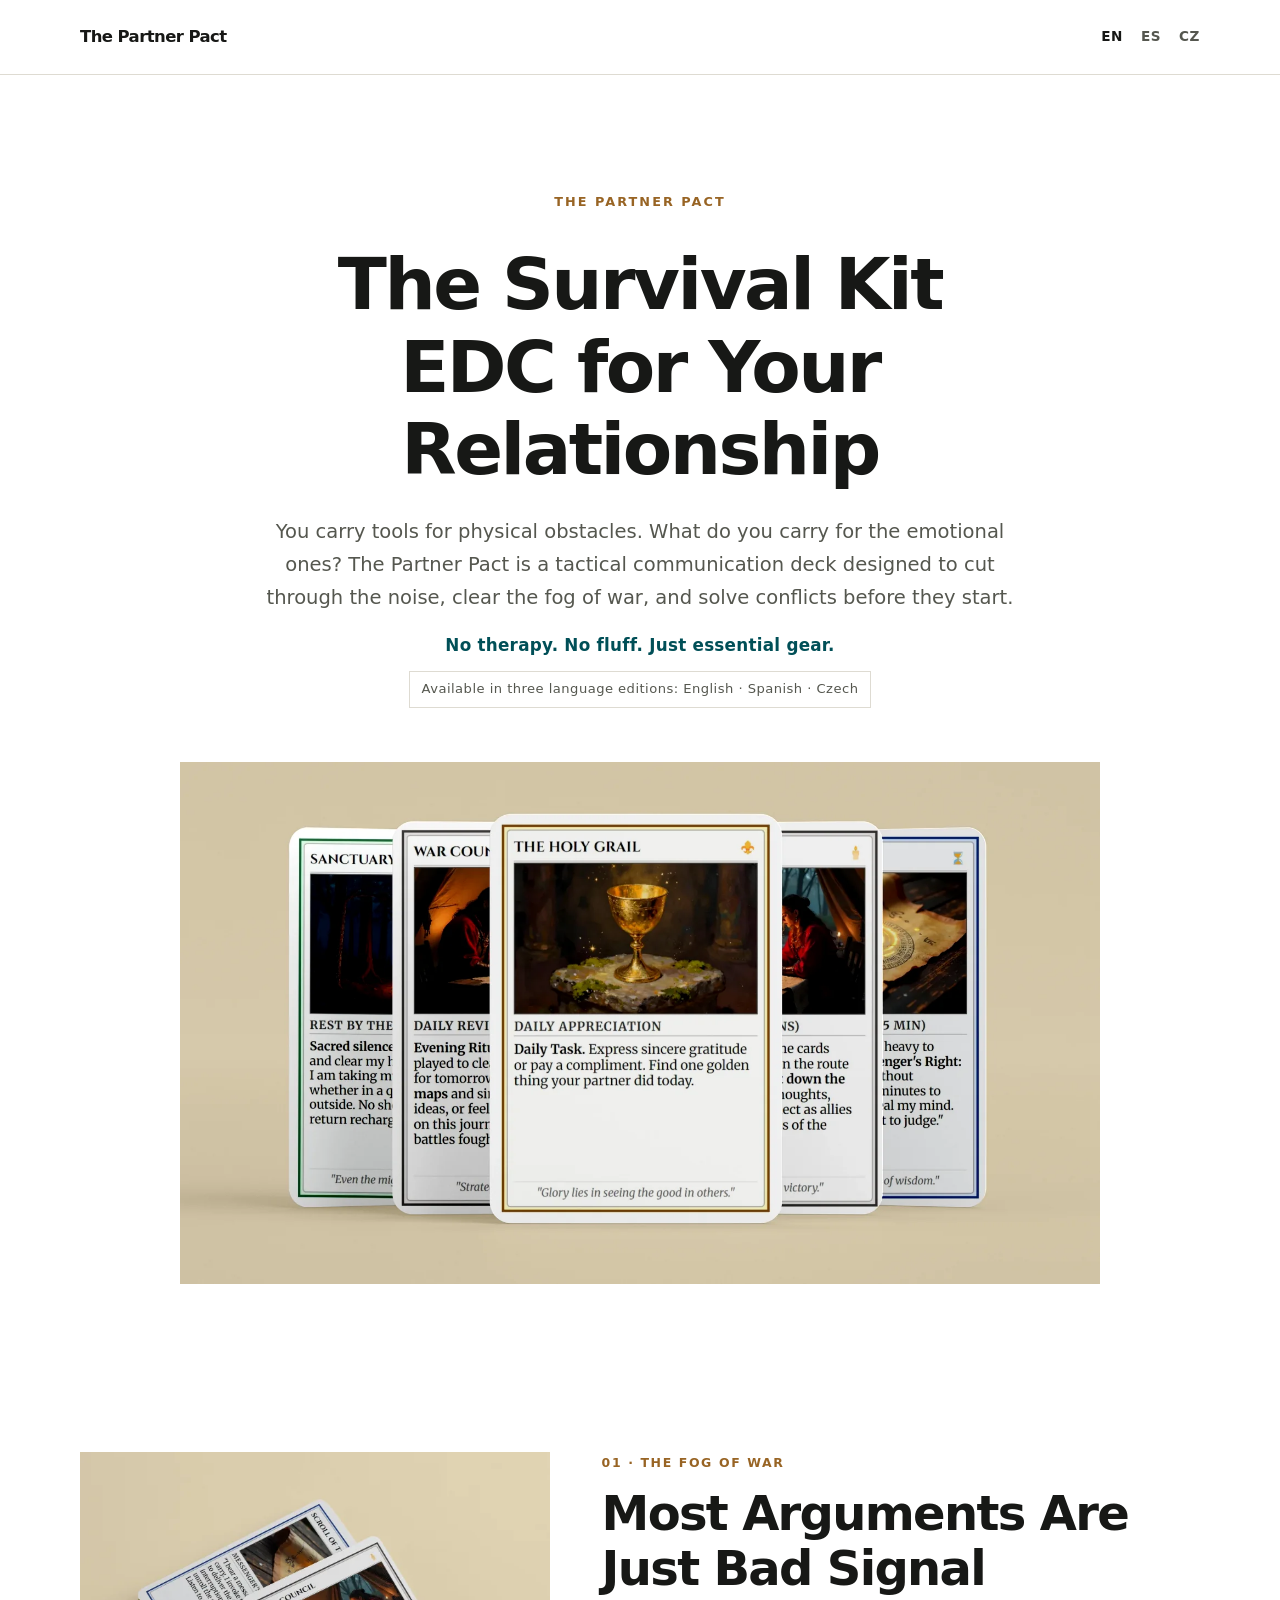
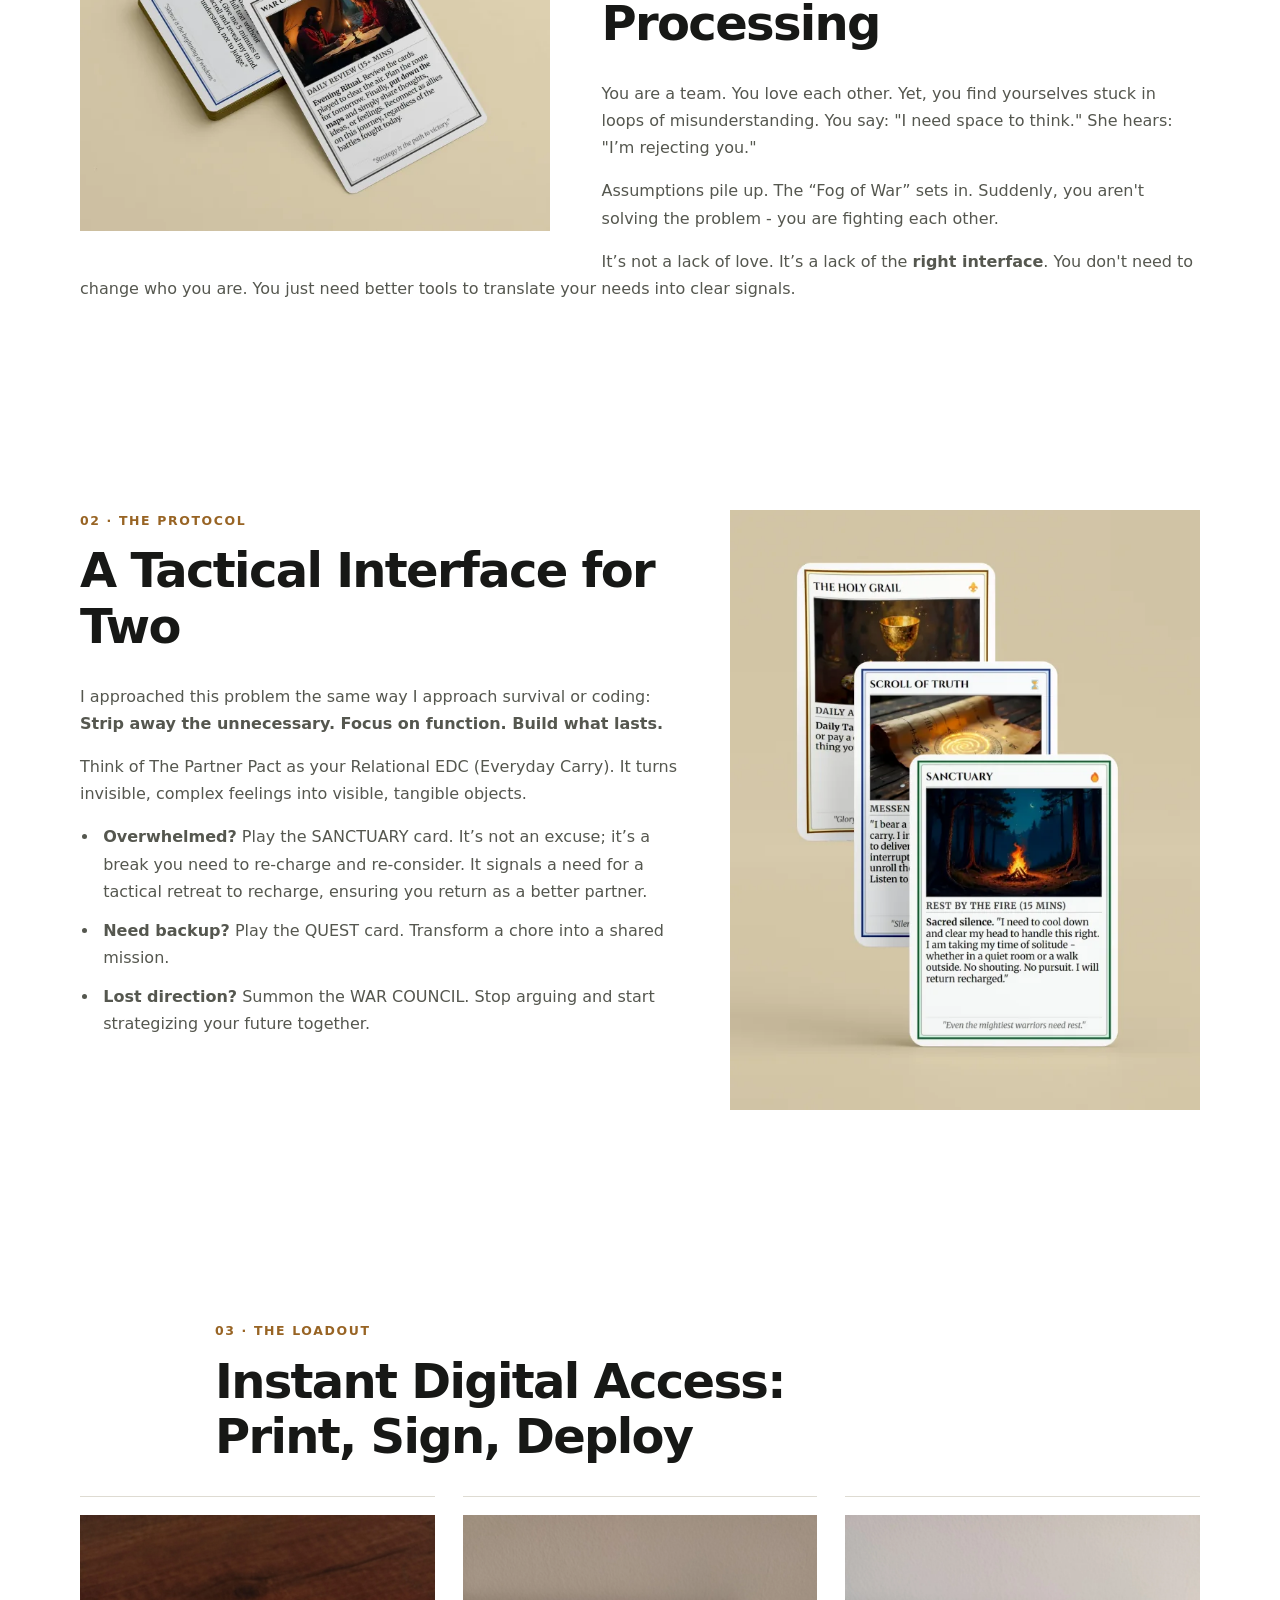
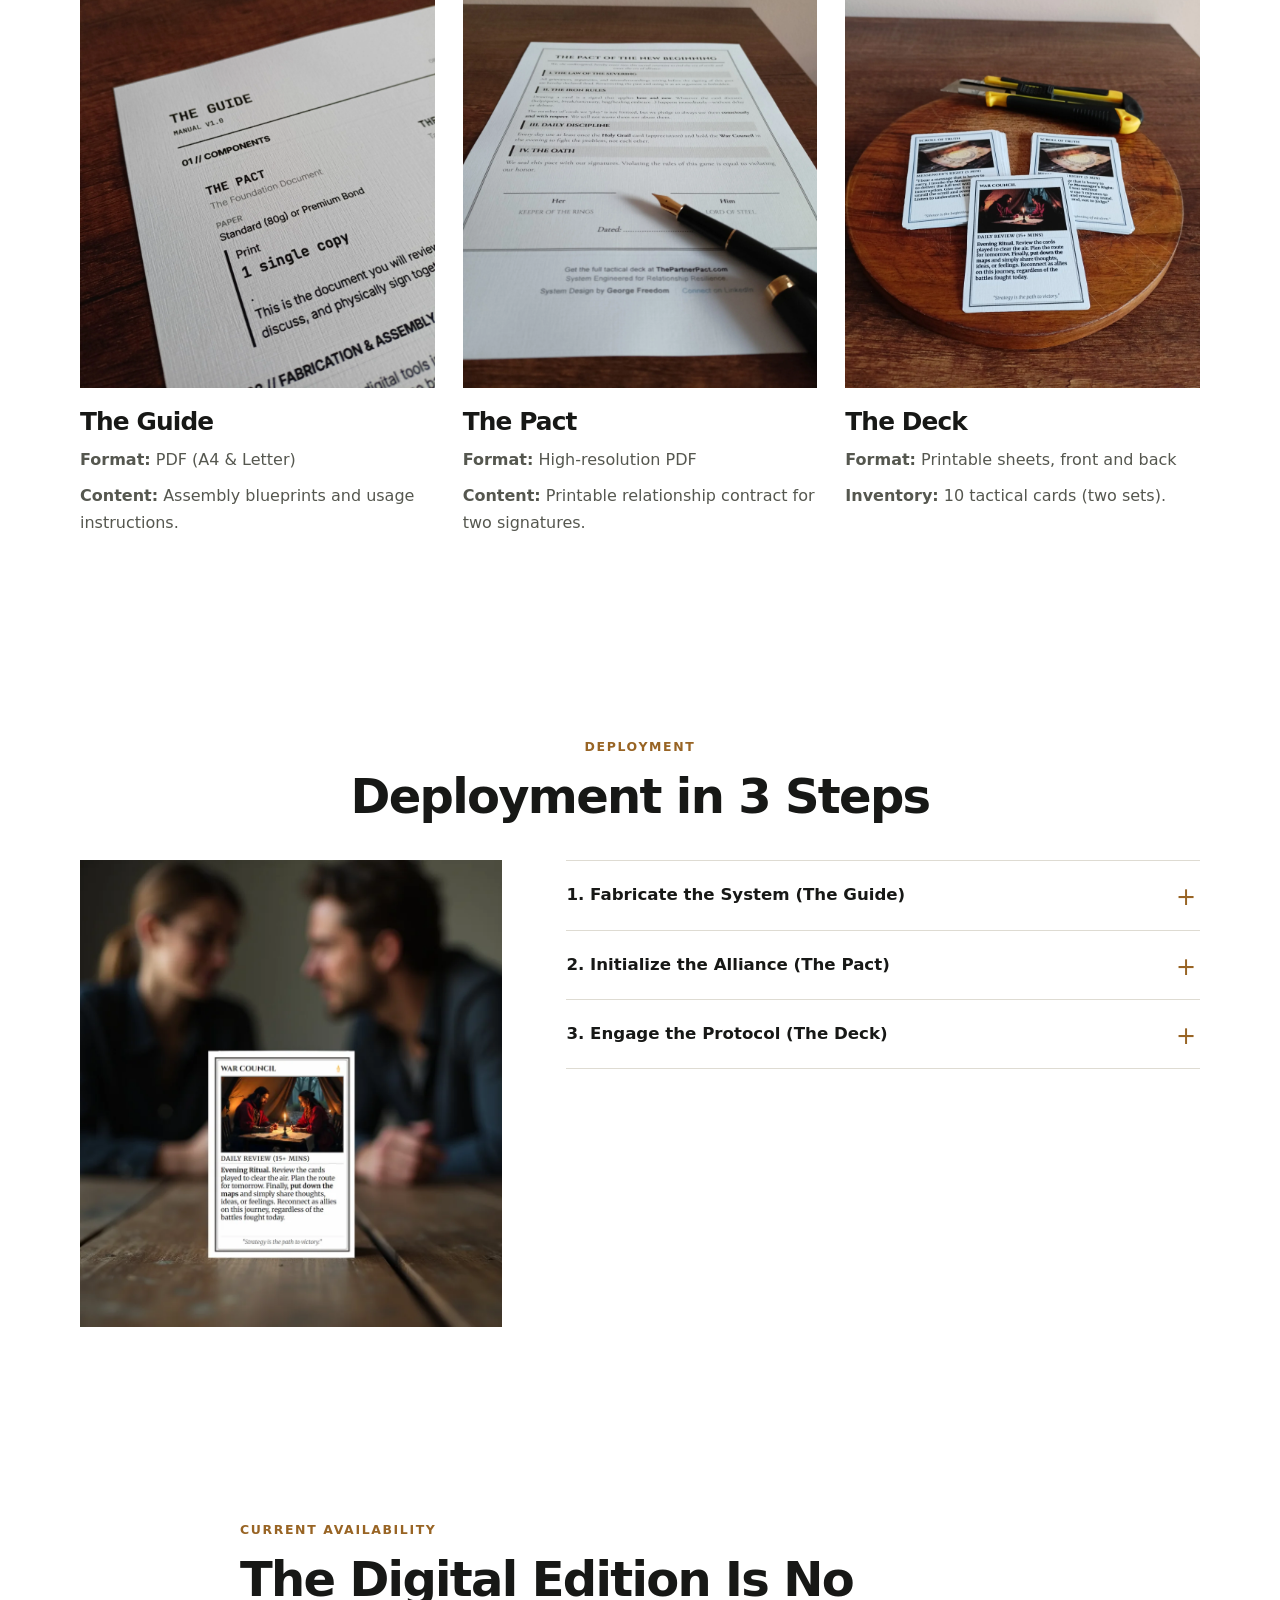
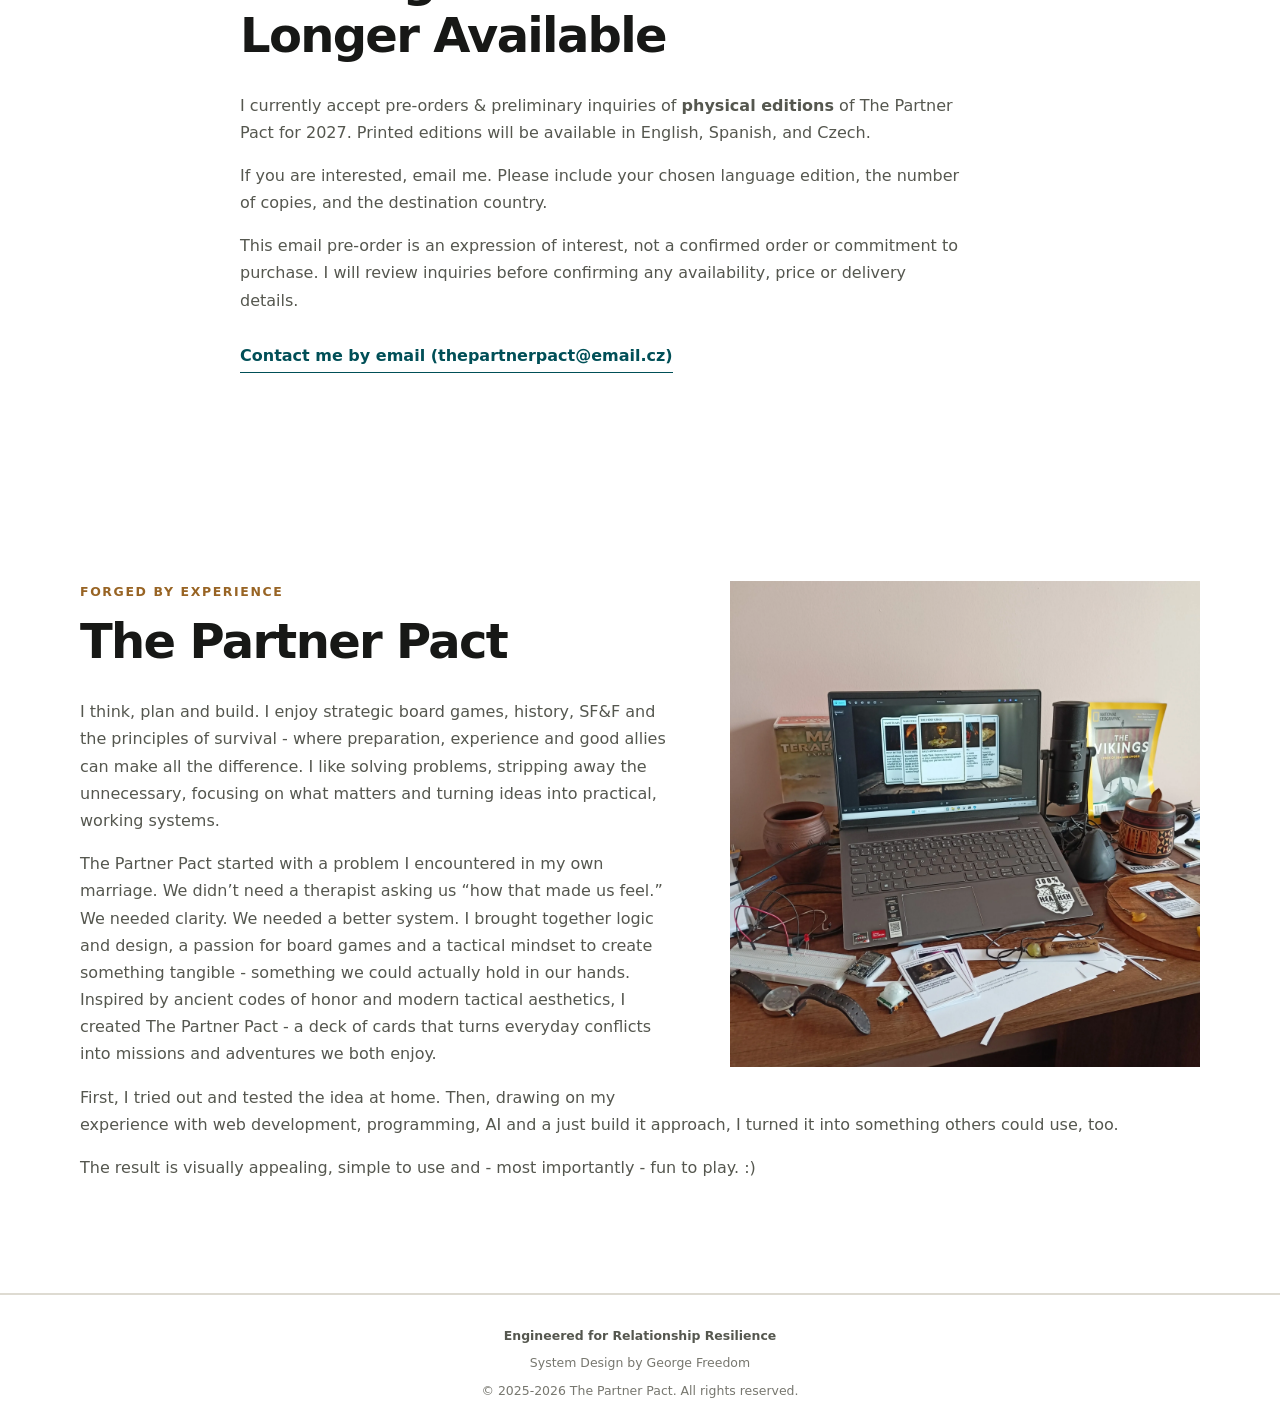
<file: index.html>
<!doctype html>
<html lang="en">

<head>
  <meta charset="utf-8">
  <meta name="viewport" content="width=device-width, initial-scale=1">
  <meta name="description" content="A tactical communication deck designed to help couples cut through the noise 
  and solve conflicts before they start.">
  <meta name="theme-color" content="#fbfaf7">

  <title>The Partner Pact - Tactical Communication for Couples</title>
  <link rel="icon" href="assets/img/favicon.png" type="image/png">
  <link rel="stylesheet" href="assets/css/style.css">
</head>

<body>
  <!-- Header: brand on the left, language navigation on the right. -->
  <header class="site-header">
    <div class="container header-inner">
      <a class="brand" href="/">The Partner Pact</a>
      <nav class="nav" aria-label="Language navigation">
        <a href="/" aria-current="page" lang="en">EN</a>
        <a href="es/" lang="es">ES</a>
        <a href="cz/" lang="cs">CZ</a>
      </nav>
    </div>
  </header>

  <main>
    <!-- HERO -->
    <section class="hero">
      <div class="container">
        <span class="eyebrow">The Partner Pact</span>
        <h1>The Survival Kit<br>EDC for Your Relationship</h1>
        <p class="lead">You carry tools for physical obstacles. What do you carry for the emotional ones? 
          The Partner Pact is a tactical communication deck designed to cut through the noise, clear the fog of war, 
          and solve conflicts before they start.</p>
        <p class="support support-tagline">No therapy. No fluff. Just essential gear.</p>
        <p class="support support-languages">Available in three language editions: English · Spanish · Czech</p>
        <div class="hero-gallery">
          <img src="assets/img/hero-deck.webp" alt="The Partner Pact deck of communication cards" fetchpriority="high">
        </div>
      </div>
    </section>

    <!-- 1. Fog of War -->
    <section class="section">
      <div class="container text-wrap text-wrap-left">
        <!-- Image left, text right. -->
        <div class="visual">
          <img src="assets/img/war-council.webp" alt="Two cards from The Partner Pact deck" loading="lazy">
        </div>
        <div class="wrap-copy">
          <p class="kicker">01 · The Fog of War</p>
          <h2>Most Arguments Are Just Bad Signal Processing</h2>
          <p>You are a team. You love each other. Yet, you find yourselves stuck in loops of misunderstanding. 
            You say: "I need space to think." She hears: "I’m rejecting you."</p>
          <p>Assumptions pile up. The “Fog of War” sets in. Suddenly, you aren't solving the problem - 
            you are fighting each other.</p>
          <p>It’s not a lack of love. It’s a lack of the <strong>right interface</strong>. You don't need to change who you are. 
            You just need better tools to translate your needs into clear signals.</p>
        </div>
      </div>
    </section>

    <!-- 2. PROTOCOL -->
    <section class="section alt">
      <div class="container text-wrap text-wrap-right">
        <!-- Image right, text left. -->
        <div class="visual">
          <img src="assets/img/fog-cards.webp" alt="The Partner Pact tactical cards - Sanctuary card" loading="lazy">
        </div>
        <div class="wrap-copy">
          <p class="kicker">02 · The Protocol</p>
          <h2>A Tactical Interface for Two</h2>
          <p>I approached this problem the same way I approach survival or coding: <strong>Strip away the unnecessary. 
            Focus on function. Build what lasts.</strong></p>
          <p>Think of The Partner Pact as your Relational EDC (Everyday Carry). It turns invisible, complex feelings 
            into visible, tangible objects.</p>
          <ul class="bullets">
            <li><strong>Overwhelmed?</strong> Play the SANCTUARY card. It’s not an excuse; it’s a break you need to 
              re-charge and re-consider. It signals a need for a tactical retreat to recharge, ensuring you return 
              as a better partner.</li>
            <li><strong>Need backup?</strong> Play the QUEST card. Transform a chore into a shared mission.</li>
            <li><strong>Lost direction?</strong> Summon the WAR COUNCIL. Stop arguing and start strategizing your future 
              together.</li>
          </ul>
        </div>
      </div>
    </section>

    <!-- 3. LOADOUT: show the three components -->
    <section class="section">
      <div class="container">
        <div class="loadout-heading">
          <p class="kicker">03 · The Loadout</p>
          <h2>Instant Digital Access: Print, Sign, Deploy</h2>
        </div>

        <div class="product-grid">
          <article class="product-item">
            <img src="assets/img/guide.webp" alt="The Guide - printable assembly blueprints" loading="lazy">
            <h3>The Guide</h3>
            <p><strong>Format:</strong> PDF (A4 &amp; Letter)</p>
            <p><strong>Content:</strong> Assembly blueprints and usage instructions.</p>
          </article>

          <article class="product-item">
            <img src="assets/img/pact.webp" alt="The Pact - printable relationship agreement" loading="lazy">
            <h3>The Pact</h3>
            <p><strong>Format:</strong> High-resolution PDF</p>
            <p><strong>Content:</strong> Printable relationship contract for two signatures.</p>
          </article>

          <article class="product-item">
            <img src="assets/img/deck.webp" alt="The Deck - printable tactical cards" loading="lazy">
            <h3>The Deck</h3>
            <p><strong>Format:</strong> Printable sheets, front and back</p>
            <p><strong>Inventory:</strong> 10 tactical cards (two sets).</p>
          </article>
        </div>
      </div>
    </section>

    <!-- 4. DEPLOYMENT -->
    <section class="section alt">
      <div class="container">
        <div class="section-head center">
          <p class="kicker">Deployment</p>
          <h2>Deployment in 3 Steps</h2>
        </div>

        <!-- Image left, instructions on the right. -->
        <div class="deployment-layout">
          <div class="visual">
            <img src="assets/img/sealed.webp" alt="The Partner Pact sealed product" loading="lazy">
          </div>
          <div class="steps">
            <details>
              <summary>1. Fabricate the System (The Guide)</summary>
              <div class="details-content">
                <p>First, download <strong>The Guide</strong>. It contains the blueprints and assembly instructions. 
                  Follow them to print and cut two full sets of <strong>The Deck</strong> - one equipment set for you, 
                  and one for your partner.</p>
              </div>
            </details>
            <details>
              <summary>2. Initialize the Alliance (The Pact)</summary>
              <div class="details-content">
                <p>Sit down together and read <strong>The Pact</strong>. Sign it to officially shift your dynamic from 
                  “opponents” to “allies.” This ritual confirms you are now facing challenges together, not against each other.</p>
              </div>
            </details>
            <details>
              <summary>3. Engage the Protocol (The Deck)</summary>
              <div class="details-content">
                <p>Start the action. Don’t overthink words or guess feelings - simply play a card from your deck. 
                  Whether you need a pause, a hug, or support, the card signals your needs instantly without the drama.</p>
              </div>
            </details>
          </div>
        </div>
      </div>
    </section>

    <!-- PHYSICAL EDITIONS -->
    <section class="section alt">
      <div class="container availability">
        <p class="kicker">Current Availability</p>
        <h2>The Digital Edition Is No Longer Available</h2>
        <p>I currently accept pre-orders & preliminary inquiries of <strong>physical editions</strong> of The Partner Pact 
          for 2027. Printed editions will be available in English, Spanish, and Czech.</p>
        <p>If you are interested, email me. Please include your chosen language edition, the number of copies, 
          and the destination country.</p>
        <p>This email pre-order is an expression of interest, not a confirmed order or commitment to purchase. 
          I will review inquiries before confirming any availability, price or delivery details.</p>
        <p class="availability-contact">
          <a href="mailto:thepartnerpact@email.cz?subject=The%20Partner%20Pact%20%E2%80%94%20Preliminary%20Inquiry">
            Contact me by email (thepartnerpact@email.cz)
          </a>
        </p>
      </div>
    </section>

    <!-- ABOUT -->
    <section class="section">
      <div class="container text-wrap text-wrap-right">
        <!-- Image right, text left. -->
        <div class="visual">
          <img src="assets/img/about.webp" alt="My workspace and materials for The Partner Pact" loading="lazy">
        </div>
        <div class="wrap-copy">
          <p class="kicker">Forged by Experience</p>
          <h2>The Partner Pact</h2>
          <p>I think, plan and build. I enjoy strategic board games, history, SF&F and the principles of survival 
            - where preparation, experience and good allies can make all the difference. 
            I like solving problems, stripping away the unnecessary, focusing on what matters and turning ideas into practical, 
            working systems.</p>
          <p>The Partner Pact started with a problem I encountered in my own marriage. 
            We didn’t need a therapist asking us “how that made us feel.” We needed clarity. We needed a better system. 
            I brought together logic and design, a passion for board games and a tactical mindset to create something tangible 
            - something we could actually hold in our hands. Inspired by ancient codes of honor and modern tactical aesthetics, 
            I created The Partner Pact - a deck of cards that turns everyday conflicts into missions and adventures 
            we both enjoy.</p>
          <p>First, I tried out and tested the idea at home. Then, drawing on my experience with web development, 
            programming, AI and a just build it approach, I turned it into something others could use, too.</p>
          <p>The result is visually appealing, simple to use and - most importantly - fun to play. :)</p>
        </div>
      </div>
    </section>

    
  </main>

  <!-- FOOTER -->
  <footer class="site-footer">
    <div class="container">
      <p class="footer-note">Engineered for Relationship Resilience</p>
      <p class="footer-note">System Design by George Freedom</p>
      <p class="footer-note">© 2025-2026 The Partner Pact. All rights reserved.</p>
    </div>
  </footer>

</body>
</html>
</file>
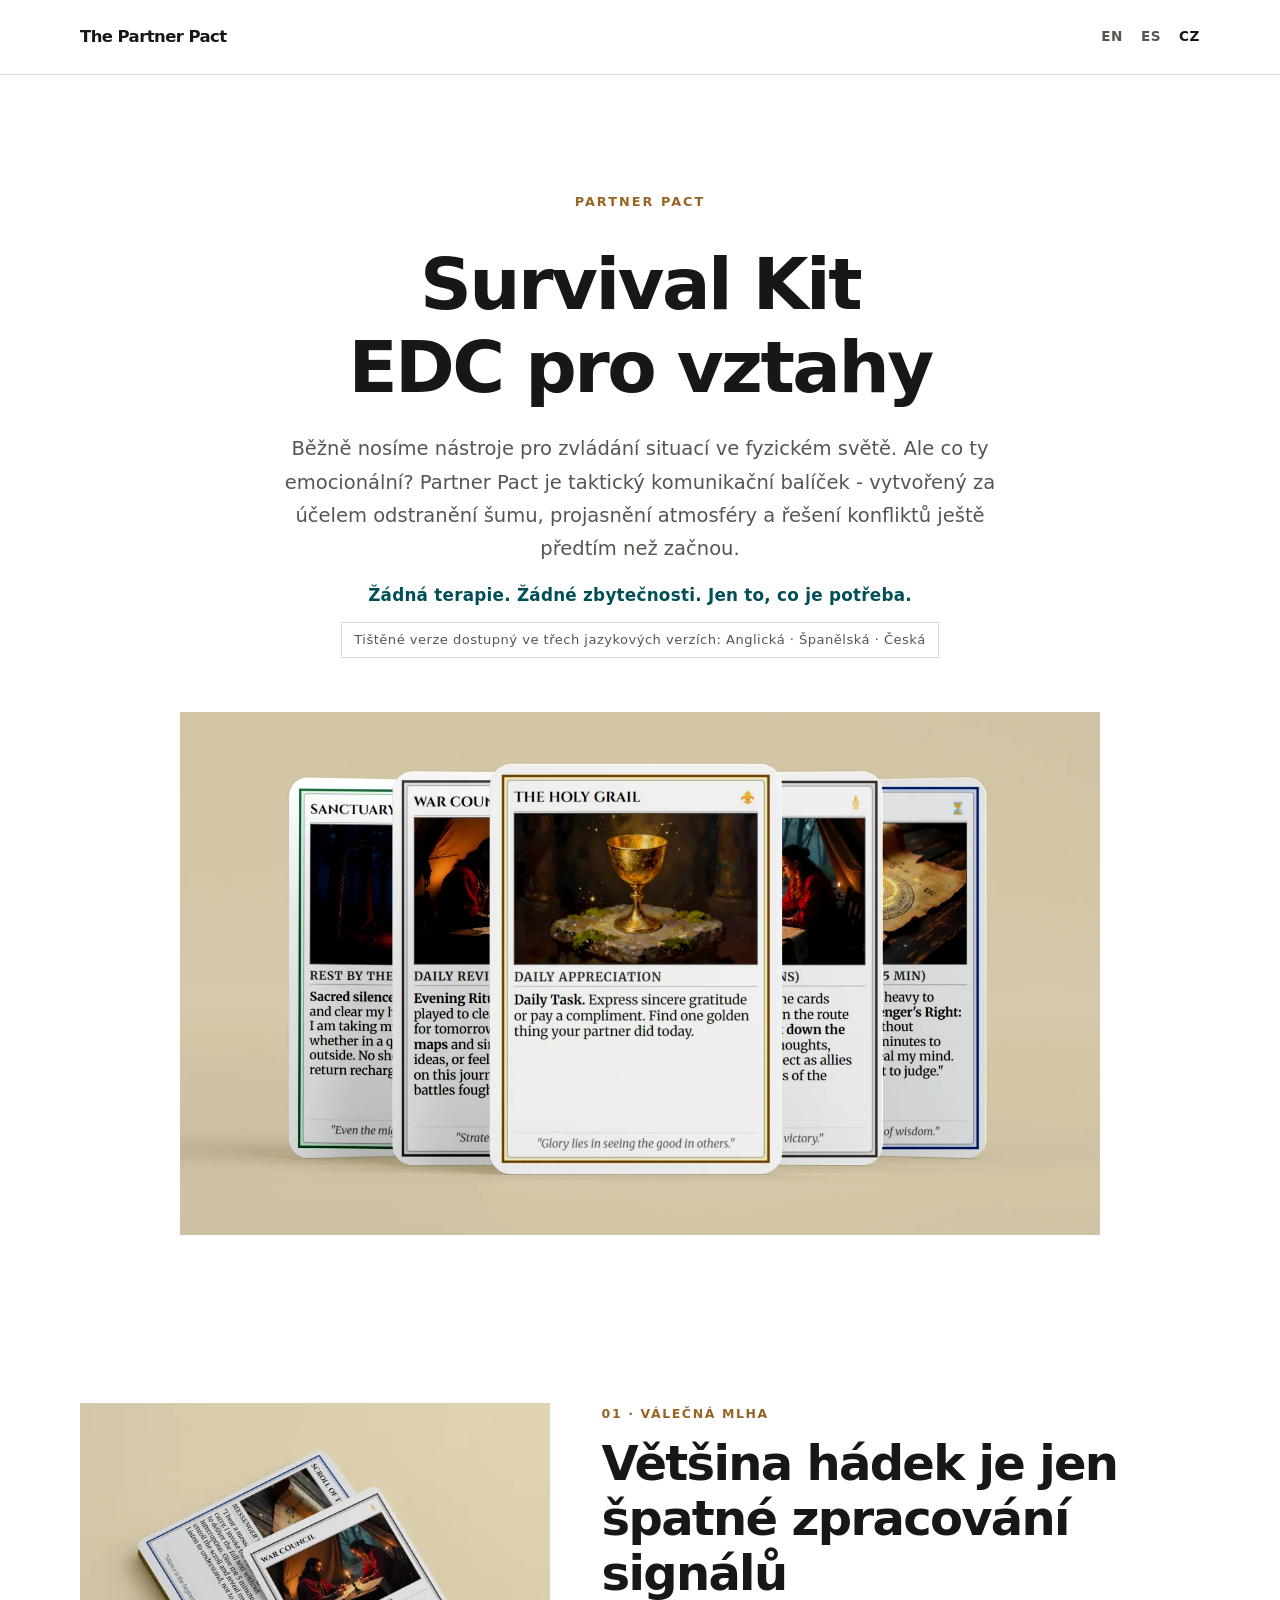
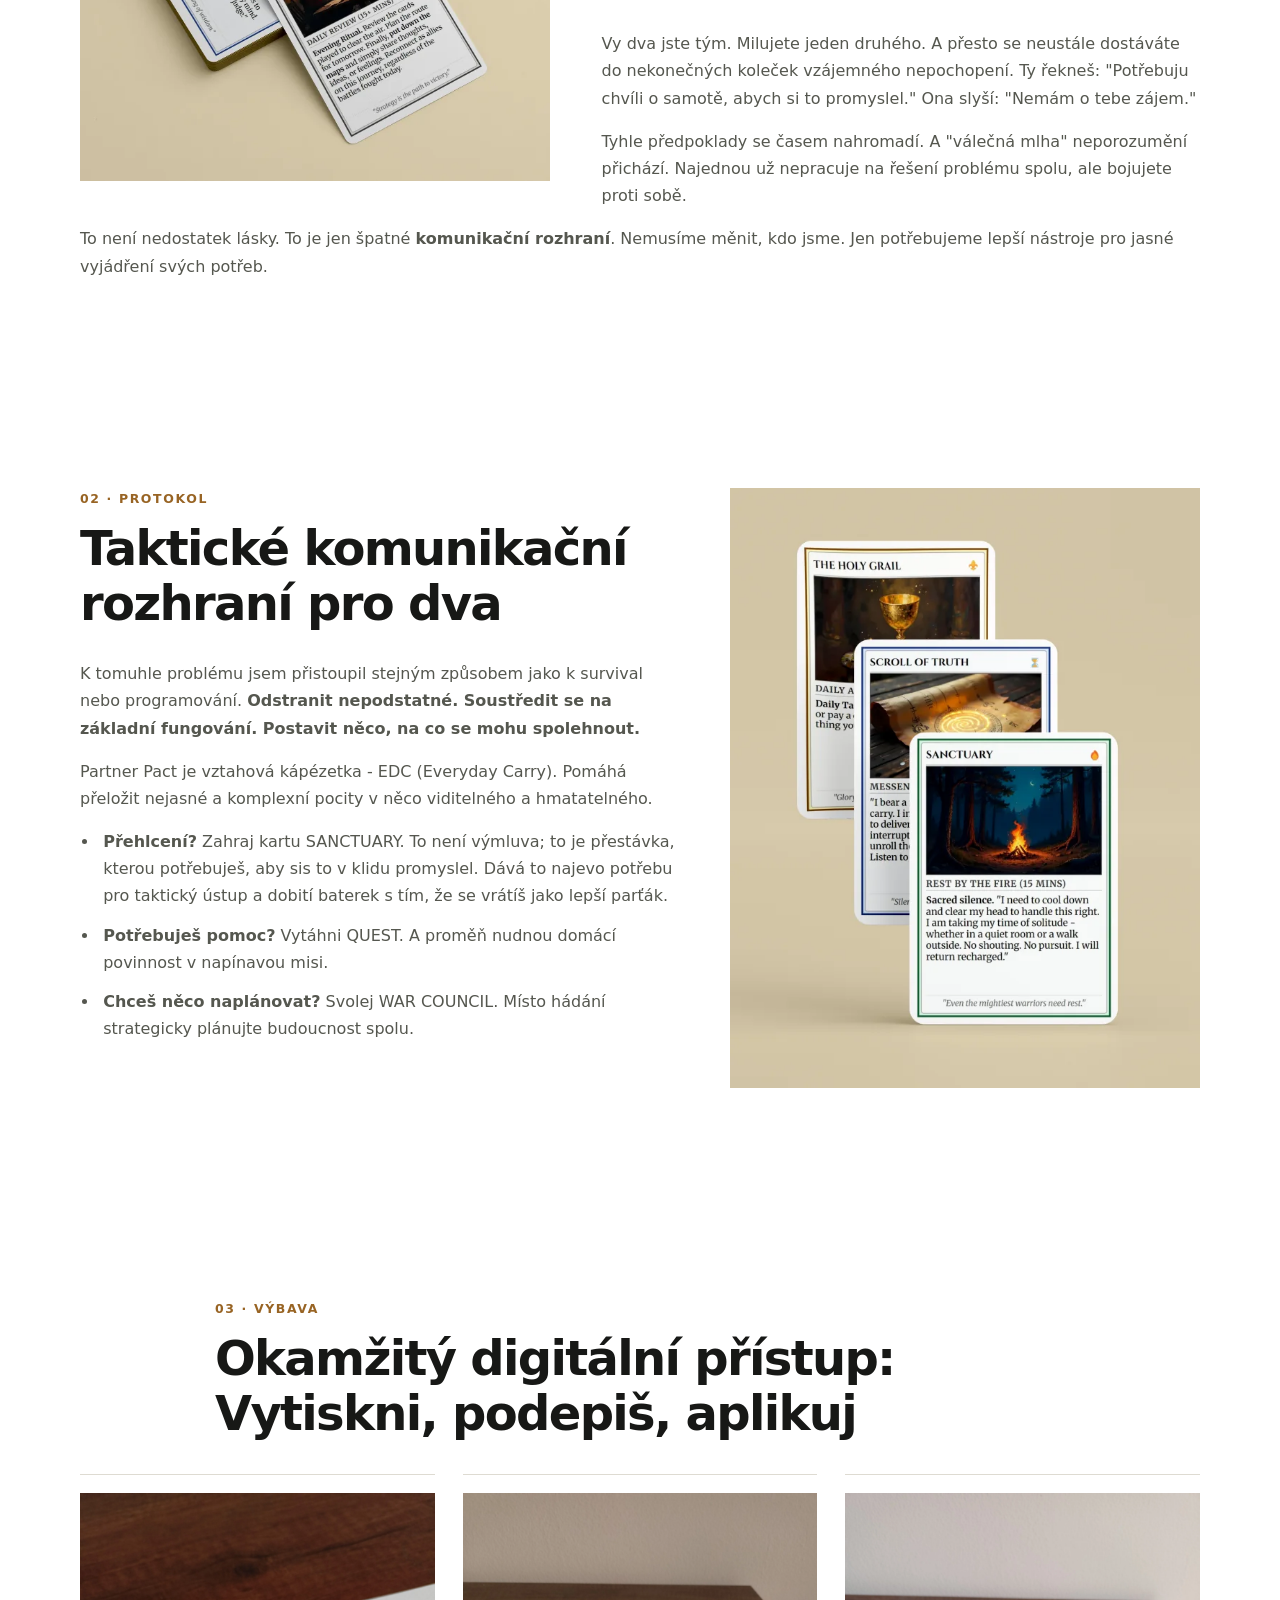
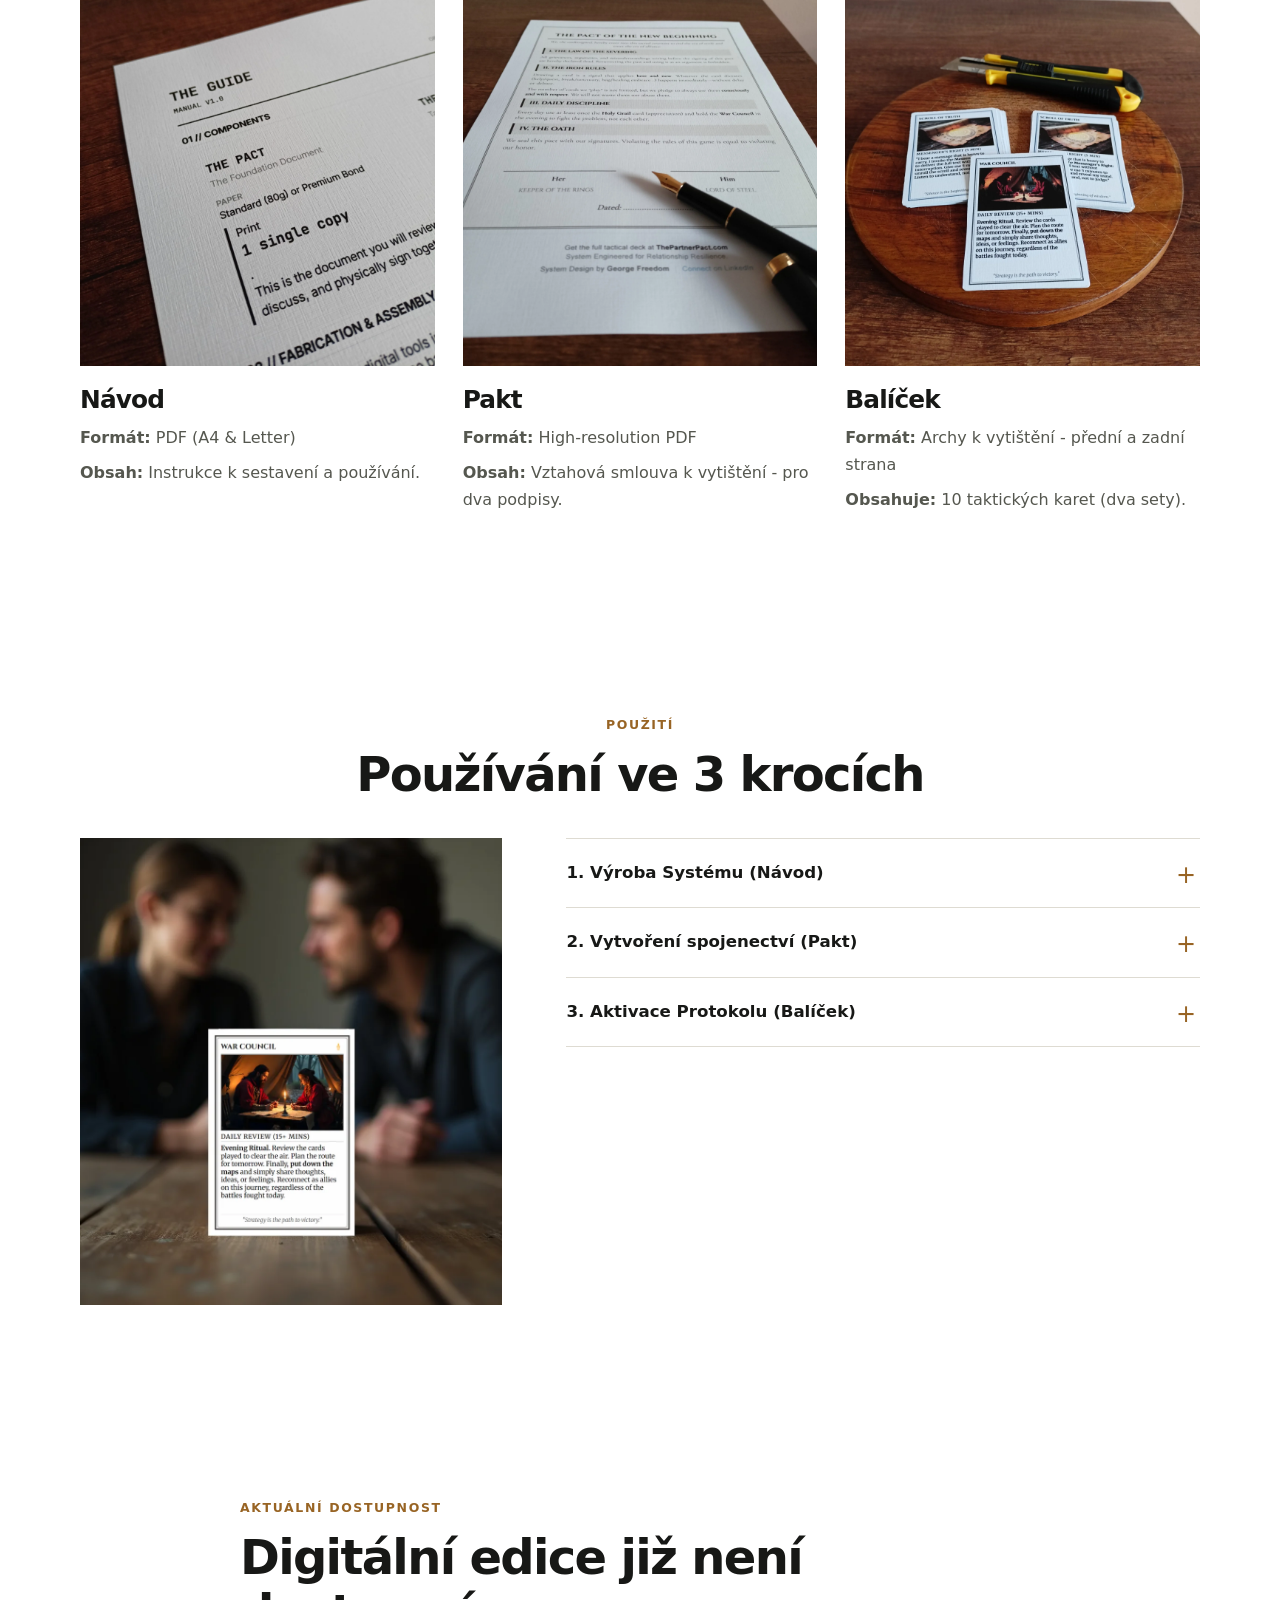
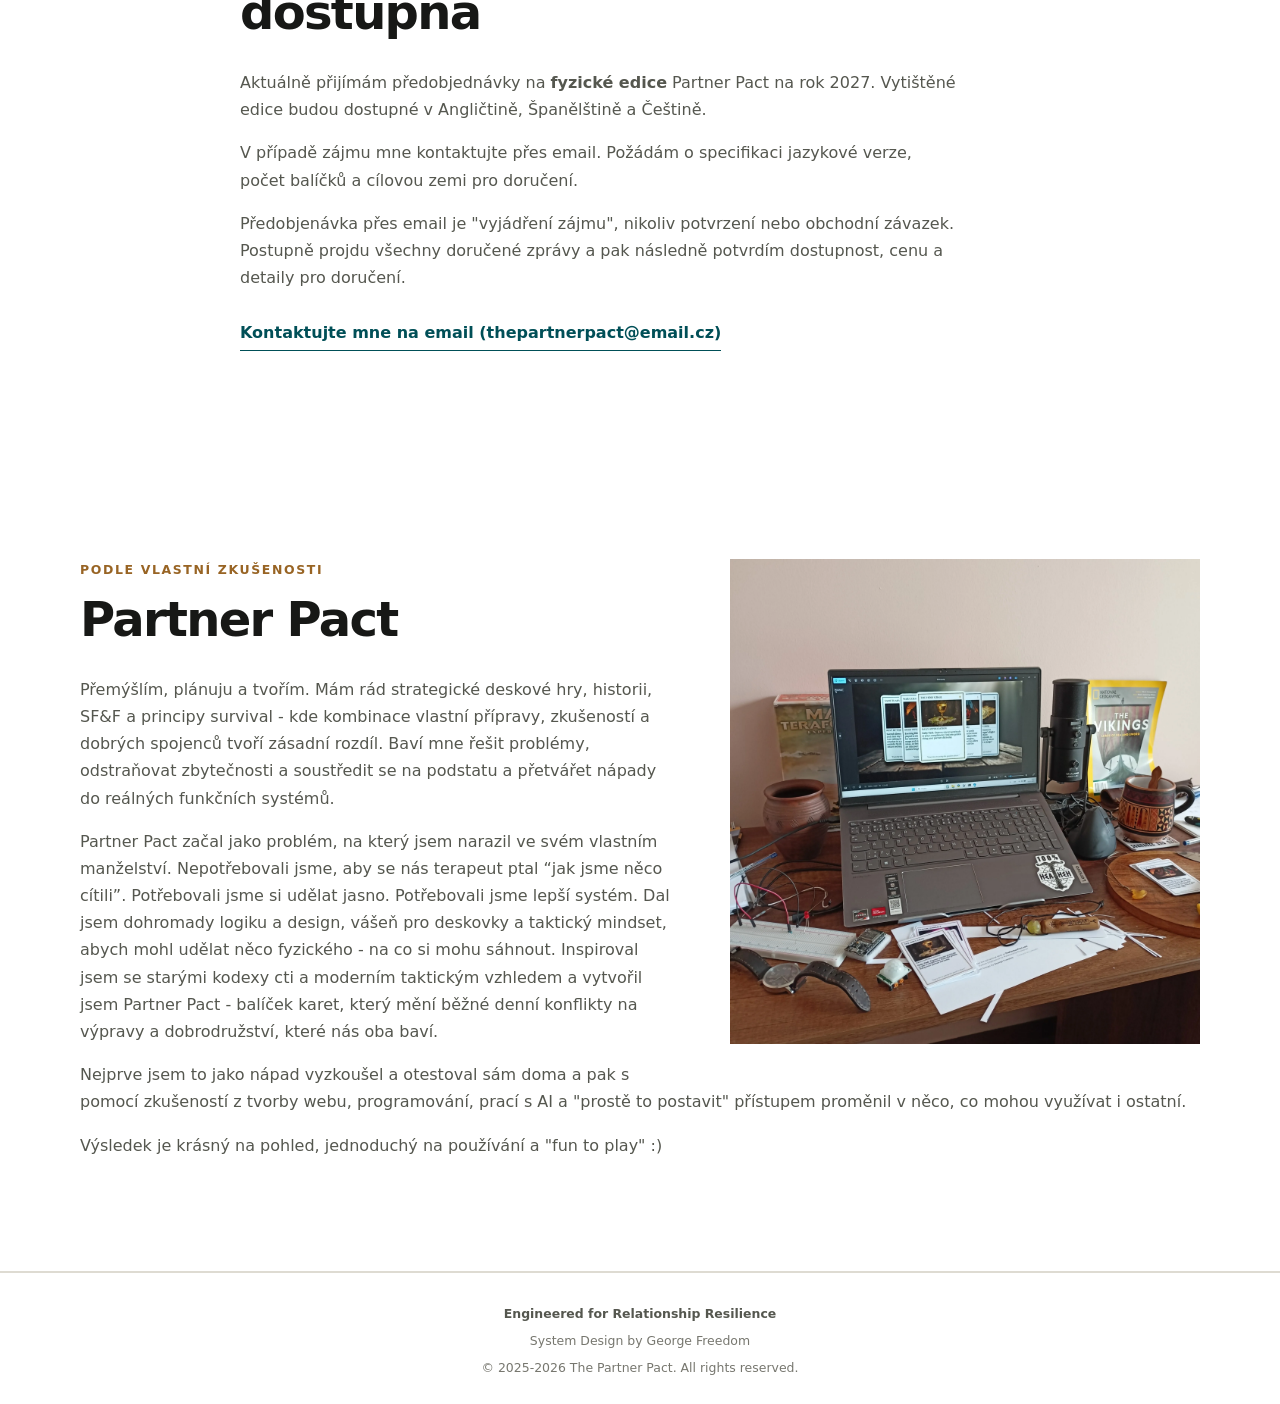
<file: cz/index.html>
<!doctype html>
<html lang="cz">

<head>
  <meta charset="utf-8">
  <meta name="viewport" content="width=device-width, initial-scale=1">
  <meta name="description" content="Balíček pro taktickou komunikaci pro páry - pro lepší porozumění a řešení konfliktů 
  předtím než nastanou.">
  <meta name="theme-color" content="#fbfaf7">

  <title>Partner Pact - Taktická komunikace pro páry</title>
  <link rel="icon" href="../assets/img/favicon.png" type="image/png">
  <link rel="stylesheet" href="../assets/css/style.css">
</head>

<body>
  <!-- Header: brand on the left, language navigation on the right. -->
  <header class="site-header">
    <div class="container header-inner">
      <a class="brand" href="/">The Partner Pact</a>
      <nav class="nav" aria-label="Language navigation">
        <a href="../" lang="en">EN</a>
        <a href="../es/" lang="es">ES</a>
        <a href="../cz/" aria-current="page" lang="cs">CZ</a>
      </nav>
    </div>
  </header>

  <main>
    <!-- HERO -->
    <section class="hero">
      <div class="container">
        <span class="eyebrow">Partner Pact</span>
        <h1>Survival Kit<br>EDC pro vztahy</h1>
        <p class="lead">Běžně nosíme nástroje pro zvládání situací ve fyzickém světě. Ale co ty emocionální? 
        Partner Pact je taktický komunikační balíček - vytvořený za účelem odstranění šumu, projasnění atmosféry 
        a řešení konfliktů ještě předtím než začnou.</p>
        <p class="support support-tagline">Žádná terapie. Žádné zbytečnosti. Jen to, co je potřeba.</p>
        <p class="support support-languages">Tištěné verze dostupný ve třech jazykových verzích: Anglická · Španělská · Česká</p>
        <div class="hero-gallery">
          <img src="../assets/img/hero-deck.webp" alt="Partner Pact balíček karet pro komunikaci" fetchpriority="high">
        </div>
      </div>
    </section>

    <!-- 1. Fog of War -->
    <section class="section">
      <div class="container text-wrap text-wrap-left">
        <!-- Image left, text right. -->
        <div class="visual">
          <img src="../assets/img/war-council.webp" alt="Dvě karty z balíčku Partner Pact" loading="lazy">
        </div>
        <div class="wrap-copy">
          <p class="kicker">01 · Válečná mlha</p>
          <h2>Většina hádek je jen špatné zpracování signálů</h2>
          <p> Vy dva jste tým. Milujete jeden druhého. A přesto se neustále dostáváte do nekonečných koleček vzájemného 
            nepochopení. Ty řekneš: "Potřebuju chvíli o samotě, abych si to promyslel." Ona slyší: "Nemám o tebe zájem."</p>
          <p>Tyhle předpoklady se časem nahromadí. A "válečná mlha" neporozumění přichází. 
            Najednou už nepracuje na řešení problému spolu, ale bojujete proti sobě.</p>
          <p>To není nedostatek lásky. To je jen špatné <strong>komunikační rozhraní</strong>. Nemusíme měnit, kdo jsme. 
            Jen potřebujeme lepší nástroje pro jasné vyjádření svých potřeb.</p>
        </div>
      </div>
    </section>

    <!-- 2. PROTOCOL -->
    <section class="section alt">
      <div class="container text-wrap text-wrap-right">
        <!-- Image right, text left. -->
        <div class="visual">
          <img src="../assets/img/fog-cards.webp" alt="Partner Pact taktické karty - Sanctuary" loading="lazy">
        </div>
        <div class="wrap-copy">
          <p class="kicker">02 · Protokol</p>
          <h2>Taktické komunikační rozhraní pro dva</h2>
          <p>K tomuhle problému jsem přistoupil stejným způsobem jako k survival nebo programování.
            <strong>Odstranit nepodstatné. Soustředit se na základní fungování. Postavit něco, na co se mohu spolehnout.</strong></p>
          <p>Partner Pact je vztahová kápézetka - EDC (Everyday Carry). 
            Pomáhá přeložit nejasné a komplexní pocity v něco viditelného a hmatatelného.</p>
          <ul class="bullets">
            <li><strong>Přehlcení?</strong> Zahraj kartu SANCTUARY. To není výmluva; 
                to je přestávka, kterou potřebuješ, aby sis to v klidu promyslel. 
                Dává to najevo potřebu pro taktický ústup a dobití baterek s tím, že se vrátíš jako lepší parťák.</li>
            <li><strong>Potřebuješ pomoc?</strong> Vytáhni QUEST. A proměň nudnou domácí povinnost v napínavou misi.</li>
            <li><strong>Chceš něco naplánovat?</strong> Svolej WAR COUNCIL. Místo hádání strategicky plánujte budoucnost spolu.</li>
          </ul>
        </div>
      </div>
    </section>

    <!-- 3. LOADOUT: show the three components -->
    <section class="section">
      <div class="container">
        <div class="loadout-heading">
          <p class="kicker">03 · Výbava</p>
          <h2>Okamžitý digitální přístup: Vytiskni, podepiš, aplikuj</h2>
        </div>

        <div class="product-grid">
          <article class="product-item">
            <img src="../assets/img/guide.webp" alt="Návod k vytištění a používání" loading="lazy">
            <h3>Návod</h3>
            <p><strong>Formát:</strong> PDF (A4 &amp; Letter)</p>
            <p><strong>Obsah:</strong> Instrukce k sestavení a používání.</p>
          </article>

          <article class="product-item">
            <img src="../assets/img/pact.webp" alt="Pakt - smlouva pro dva" loading="lazy">
            <h3>Pakt</h3>
            <p><strong>Formát:</strong> High-resolution PDF</p>
            <p><strong>Obsah:</strong> Vztahová smlouva k vytištění - pro dva podpisy.</p>
          </article>

          <article class="product-item">
            <img src="../assets/img/deck.webp" alt="Balíček taktických karet" loading="lazy">
            <h3>Balíček</h3>
            <p><strong>Formát:</strong> Archy k vytištění - přední a zadní strana</p>
            <p><strong>Obsahuje:</strong> 10 taktických karet (dva sety).</p>
          </article>
        </div>
      </div>
    </section>

    <!-- 4. DEPLOYMENT -->
    <section class="section alt">
      <div class="container">
        <div class="section-head center">
          <p class="kicker">Použití</p>
          <h2>Používání ve 3 krocích</h2>
        </div>

        <!-- Image left, instructions on the right. -->
        <div class="deployment-layout">
          <div class="visual">
            <img src="../assets/img/sealed.webp" alt="Večerní karta War Council" loading="lazy">
          </div>
          <div class="steps">
            <details>
              <summary>1. Výroba Systému (Návod)</summary>
              <div class="details-content">
                <p>Nejdříve stáhneme <strong>Návod</strong>. Obsahuje instrukce k použití. 
                Podle nich vytiskneme a vyřízneme obě sady karet <strong>balíčku</strong> - jednu pro nás, druhou pro partnera.</p>
              </div>
            </details>
            <details>
              <summary>2. Vytvoření spojenectví (Pakt)</summary>
              <div class="details-content">
                <p>Sedneme si spolu a přečtěteme si <strong>Pakt</strong>. Vlastnoruční podpis nás tím promění z dvou 
                    "protivníků" na "spojence". Tento rituál symbilicky potvrdí, že od nynějška čelíme výzvám spolu 
                    a nebudeme stát proti sobě.</p>
              </div>
            </details>
            <details>
              <summary>3. Aktivace Protokolu (Balíček)</summary>
              <div class="details-content">
                <p>Začneme. Není třeba dlouze přemýšlet nad pocity nebo nad tím, co říct 
                    - jednoduše vytáhneme a "zahrajeme" kartu z balíčku podle potřeby. 
                    Ať už je to potřeba klidu, obejmutí nebo pomoc - karta jasně říká, co přesně potřebujeme. Žádné drama.</p>
              </div>
            </details>
          </div>
        </div>
      </div>
    </section>

    <!-- PHYSICAL EDITIONS -->
    <section class="section alt">
      <div class="container availability">
        <p class="kicker">Aktuální dostupnost</p>
        <h2>Digitální edice již není dostupná</h2>
        <p>Aktuálně přijímám předobjednávky na <strong>fyzické edice</strong> Partner Pact na rok 2027. Vytištěné edice 
          budou dostupné v Angličtině, Španělštině a Češtině.</p>
        <p>V případě zájmu mne kontaktujte přes email. Požádám o specifikaci jazykové verze, počet balíčků a cílovou zemi 
          pro doručení.</p>
        <p>Předobjenávka přes email je "vyjádření zájmu", nikoliv potvrzení nebo obchodní závazek. Postupně projdu všechny 
          doručené zprávy a pak následně potvrdím dostupnost, cenu a detaily pro doručení.</p>
        <p class="availability-contact">
          <a href="mailto:thepartnerpact@email.cz?subject=The%20Partner%20Pact%20%E2%80%94%20Preliminary%20Inquiry">
            Kontaktujte mne na email (thepartnerpact@email.cz)
          </a>
        </p>
      </div>
    </section>

    <!-- ABOUT -->
    <section class="section">
      <div class="container text-wrap text-wrap-right">
        <!-- Image right, text left. -->
        <div class="visual">
          <img src="../assets/img/about.webp" alt="Výroba Partner Pact - moje pracoviště" loading="lazy">
        </div>
        <div class="wrap-copy">
          <p class="kicker">Podle vlastní zkušenosti</p>
          <h2>Partner Pact</h2>
          <p>Přemýšlím, plánuju a tvořím. Mám rád strategické deskové hry, historii, SF&F a principy survival 
            - kde kombinace vlastní přípravy, zkušeností a dobrých spojenců tvoří zásadní rozdíl.
            Baví mne řešit problémy, odstraňovat zbytečnosti a soustředit se na podstatu a přetvářet nápady 
            do reálných funkčních systémů.</p>
          <p>Partner Pact začal jako problém, na který jsem narazil ve svém vlastním manželství. 
            Nepotřebovali jsme, aby se nás terapeut ptal “jak jsme něco cítili”. Potřebovali jsme si udělat jasno. 
            Potřebovali jsme lepší systém. Dal jsem dohromady logiku a design, vášeň pro deskovky a taktický mindset, 
            abych mohl udělat něco fyzického - na co si mohu sáhnout.
            Inspiroval jsem se starými kodexy cti a moderním taktickým vzhledem a vytvořil jsem Partner Pact - 
            balíček karet, který mění běžné denní konflikty na výpravy a dobrodružství, které nás oba baví.</p>           
          <p>Nejprve jsem to jako nápad vyzkoušel a otestoval sám doma a pak s pomocí zkušeností z tvorby webu, programování, 
            prací s AI a "prostě to postavit" přístupem proměnil v něco, co mohou využívat i ostatní.</p> 
          <p>Výsledek je krásný na pohled, jednoduchý na používání a "fun to play" :)</p>
        </div>
      </div>
    </section>

    
  </main>

  <!-- FOOTER -->
  <footer class="site-footer">
    <div class="container">
      <p class="footer-note">Engineered for Relationship Resilience</p>
      <p class="footer-note">System Design by George Freedom</p>
      <p class="footer-note">© 2025-2026 The Partner Pact. All rights reserved.</p>
    </div>
  </footer>

</body>
</html>
</file>
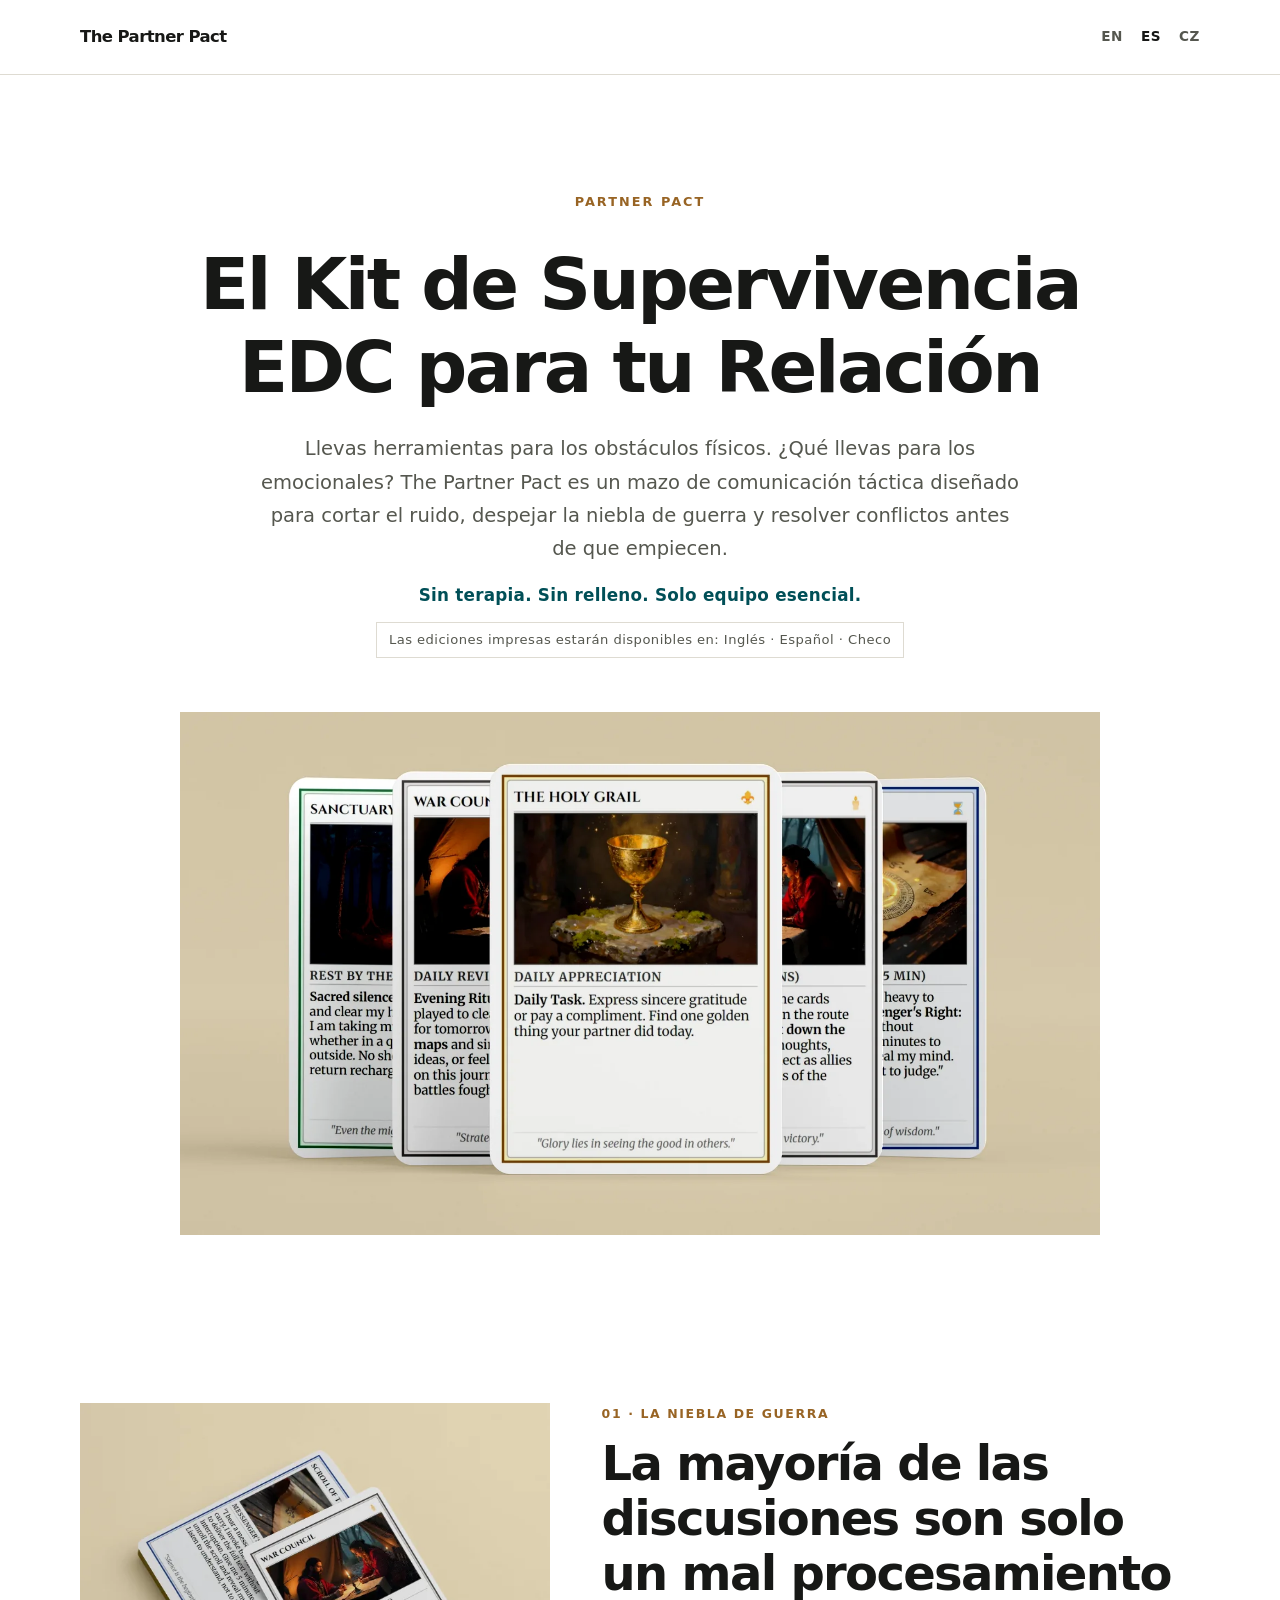
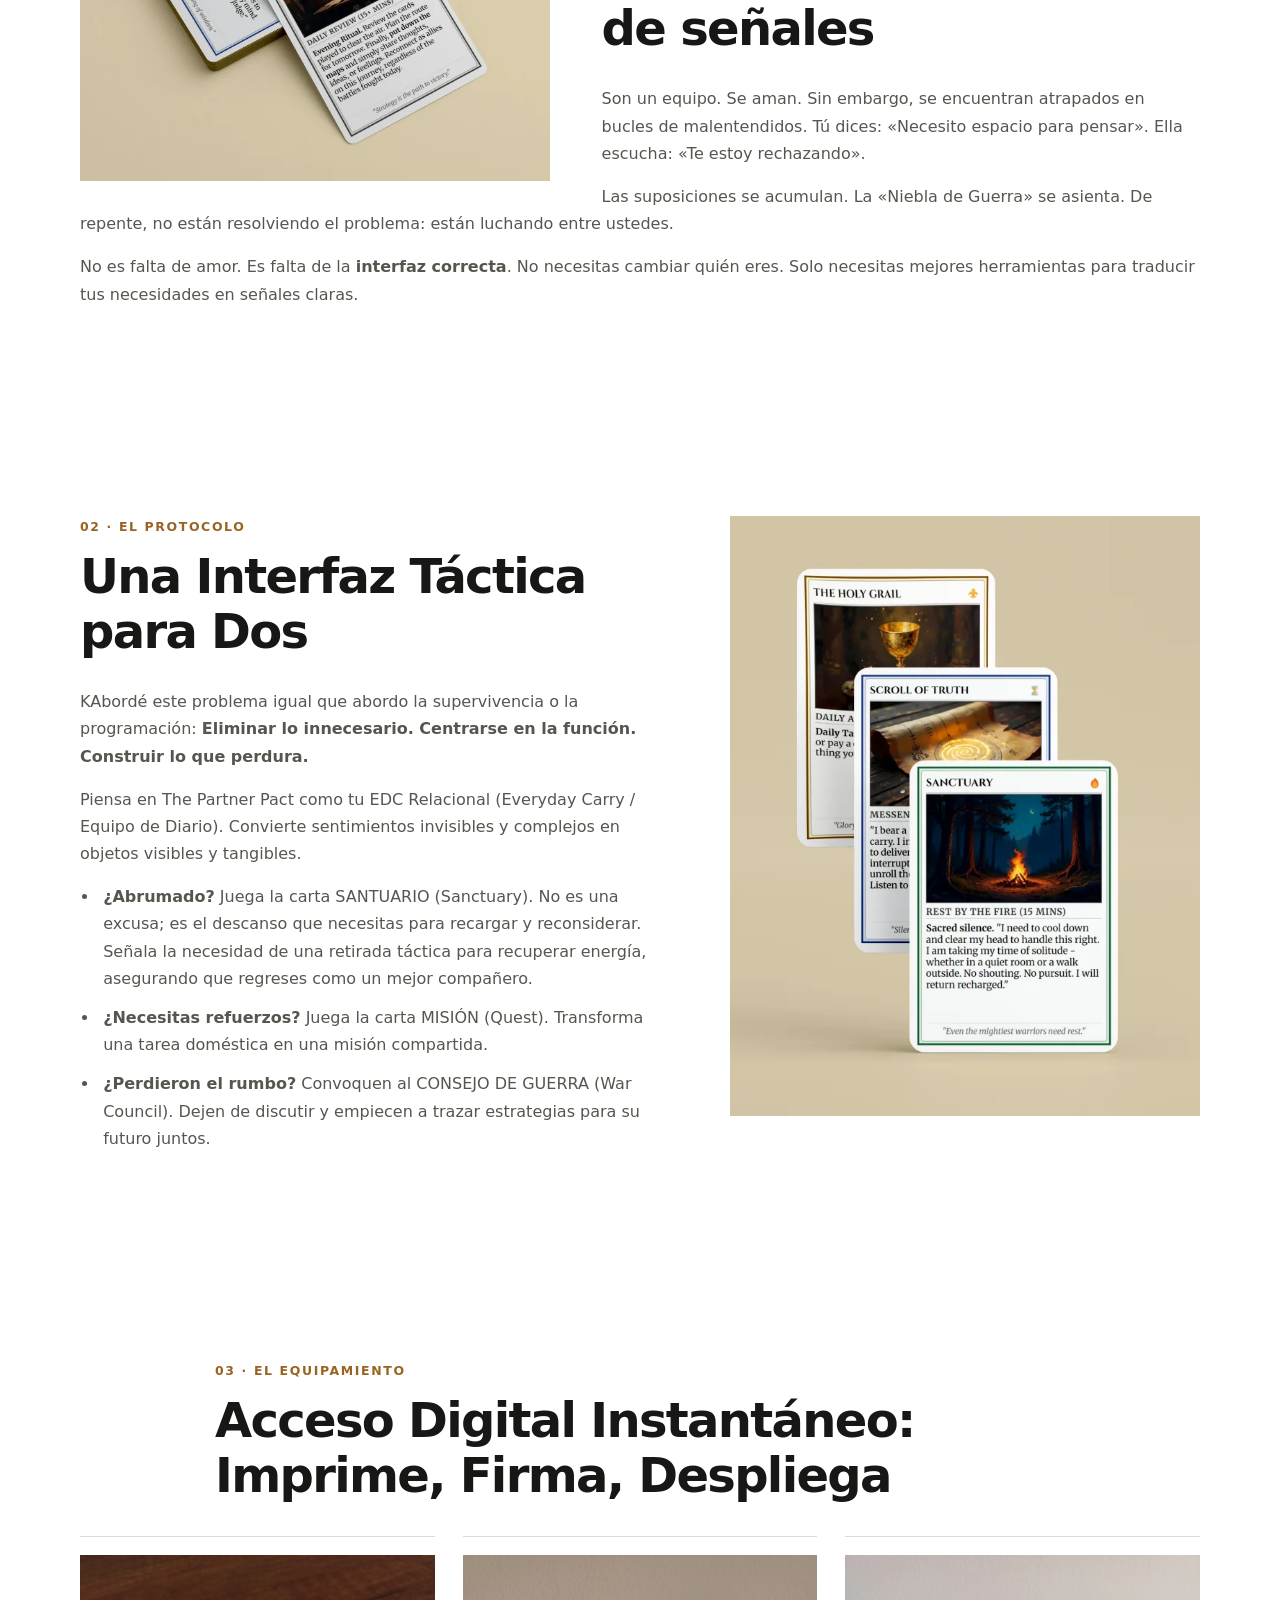
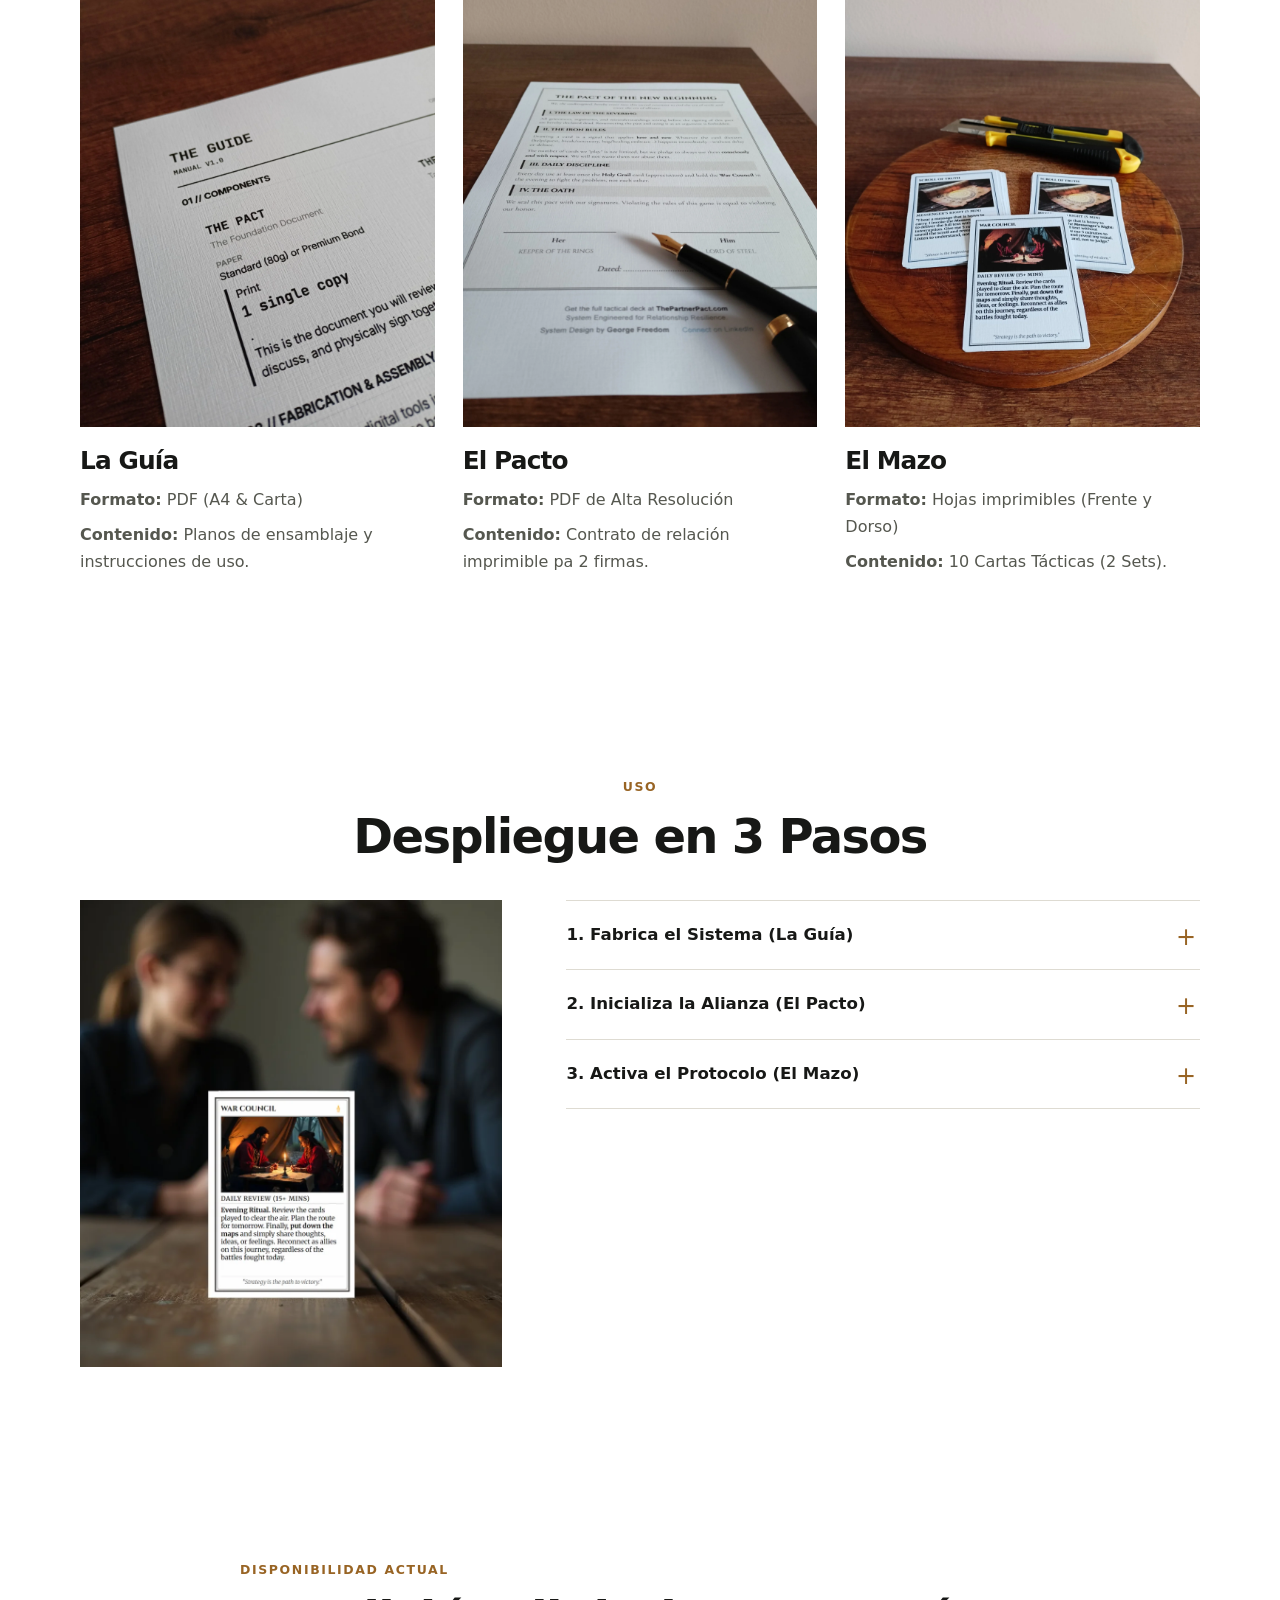
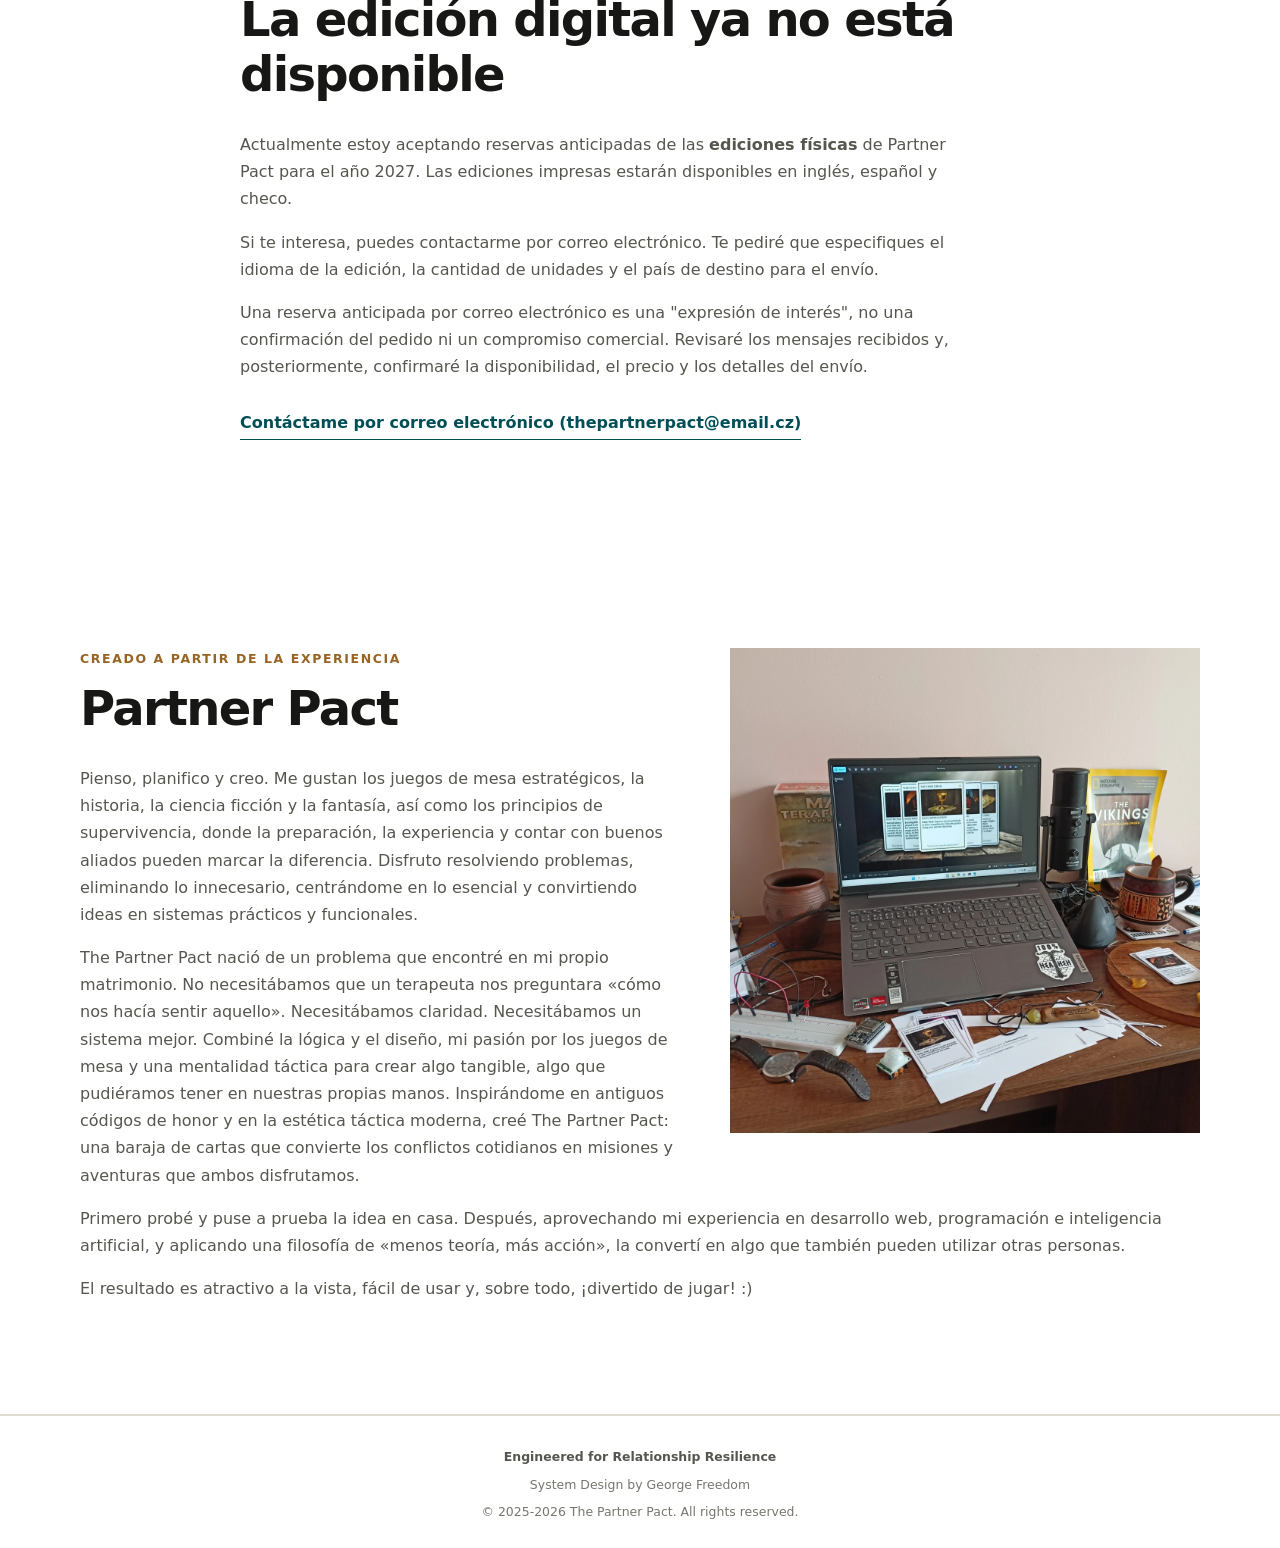
<file: es/index.html>
<!doctype html>
<html lang="es">

<head>
  <meta charset="utf-8">
  <meta name="viewport" content="width=device-width, initial-scale=1">
  <meta name="description" content="
Un conjunto de herramientas de comunicación táctica diseñado para ayudar a las parejas a sortear el ruido y resolver 
los conflictos antes de que comiencen.">
  <meta name="theme-color" content="#fbfaf7">

  <title>The Partner Pact - Comunicación táctica para parejas</title>
  <link rel="icon" href="../assets/img/favicon.png" type="image/png">
  <link rel="stylesheet" href="../assets/css/style.css">
</head>

<body>
  <!-- Header: brand on the left, language navigation on the right. -->
  <header class="site-header">
    <div class="container header-inner">
      <a class="brand" href="/">The Partner Pact</a>
      <nav class="nav" aria-label="Language navigation">
        <a href="../" lang="en">EN</a>
        <a href="../es/" aria-current="page" lang="es">ES</a>
        <a href="../cz/" lang="cs">CZ</a>
      </nav>
    </div>
  </header>

  <main>
    <!-- HERO -->
    <section class="hero">
      <div class="container">
        <span class="eyebrow">Partner Pact</span>
        <h1>El Kit de Supervivencia<br>EDC para tu Relación</h1>
        <p class="lead">Llevas herramientas para los obstáculos físicos. ¿Qué llevas para los emocionales?
        The Partner Pact es un mazo de comunicación táctica diseñado para cortar el ruido, despejar la niebla de guerra 
        y resolver conflictos antes de que empiecen.</p>
        <p class="support support-tagline">Sin terapia. Sin relleno. Solo equipo esencial.</p>
        <p class="support support-languages">Las ediciones impresas estarán disponibles en: Inglés · Español · Checo</p>
        <div class="hero-gallery">
          <img src="../assets/img/hero-deck.webp" alt="El mazo de tarjetas de comunicación «Partner Pact»" fetchpriority="high">
        </div>
      </div>
    </section>

    <!-- 1. Fog of War -->
    <section class="section">
      <div class="container text-wrap text-wrap-left">
        <!-- Image left, text right. -->
        <div class="visual">
          <img src="../assets/img/war-council.webp" alt="Dos cartas de la baraja Partner Pact" loading="lazy">
        </div>
        <div class="wrap-copy">
          <p class="kicker">01 · La Niebla De Guerra</p>
          <h2>La mayoría de las discusiones son solo un mal procesamiento de señales</h2>
          <p>Son un equipo. Se aman. Sin embargo, se encuentran atrapados en bucles de malentendidos. 
            Tú dices: «Necesito espacio para pensar». Ella escucha: «Te estoy rechazando».</p>
          <p>Las suposiciones se acumulan. La «Niebla de Guerra» se asienta. De repente, no están resolviendo el problema: 
            están luchando entre ustedes.</p>
          <p>No es falta de amor. Es falta de la <strong>interfaz correcta</strong>. No necesitas cambiar quién eres. 
            Solo necesitas mejores herramientas para traducir tus necesidades en señales claras.</p>
        </div>
      </div>
    </section>

    <!-- 2. PROTOCOL -->
    <section class="section alt">
      <div class="container text-wrap text-wrap-right">
        <!-- Image right, text left. -->
        <div class="visual">
          <img src="../assets/img/fog-cards.webp" alt="Cartas tácticas de «Partner Pact» – Carta de santuario" loading="lazy">
        </div>
        <div class="wrap-copy">
          <p class="kicker">02 · El Protocolo</p>
          <h2>Una Interfaz Táctica para Dos</h2>
          <p>KAbordé este problema igual que abordo la supervivencia o la programación: <strong>Eliminar lo innecesario. 
            Centrarse en la función. Construir lo que perdura.</strong></p>
          <p>Piensa en The Partner Pact como tu EDC Relacional (Everyday Carry / Equipo de Diario). 
            Convierte sentimientos invisibles y complejos en objetos visibles y tangibles.</p>
          <ul class="bullets">
            <li><strong>¿Abrumado?</strong> Juega la carta SANTUARIO (Sanctuary). No es una excusa; es el descanso 
              que necesitas para recargar y reconsiderar. Señala la necesidad de una retirada táctica para recuperar energía, 
              asegurando que regreses como un mejor compañero.</li>
            <li><strong>¿Necesitas refuerzos?</strong> Juega la carta MISIÓN (Quest). Transforma una tarea doméstica 
              en una misión compartida.</li>
            <li><strong>¿Perdieron el rumbo?</strong> Convoquen al CONSEJO DE GUERRA (War Council). 
              Dejen de discutir y empiecen a trazar estrategias para su futuro juntos.</li>
          </ul>
        </div>
      </div>
    </section>

    <!-- 3. LOADOUT: show the three components -->
    <section class="section">
      <div class="container">
        <div class="loadout-heading">
          <p class="kicker">03 · El Equipamiento</p>
          <h2>Acceso Digital Instantáneo: Imprime, Firma, Despliega</h2>
        </div>

        <div class="product-grid">
          <article class="product-item">
            <img src="../assets/img/guide.webp" alt="La Guía - planos de ensamblaje imprimibles" loading="lazy">
            <h3>La Guía</h3>
            <p><strong>Formato:</strong> PDF (A4 &amp; Carta)</p>
            <p><strong>Contenido:</strong> Planos de ensamblaje y instrucciones de uso.</p>
          </article>

          <article class="product-item">
            <img src="../assets/img/pact.webp" alt="El Pacto - acuerdo de relación imprimible" loading="lazy">
            <h3>El Pacto</h3>
            <p><strong>Formato:</strong> PDF de Alta Resolución</p>
            <p><strong>Contenido:</strong> Contrato de relación imprimible pa 2 firmas.</p>
          </article>

          <article class="product-item">
            <img src="../assets/img/deck.webp" alt="El Mazo - cartas tácticas imprimibles" loading="lazy">
            <h3>El Mazo</h3>
            <p><strong>Formato:</strong> Hojas imprimibles (Frente y Dorso)</p>
            <p><strong>Contenido:</strong> 10 Cartas Tácticas (2 Sets).</p>
          </article>
        </div>
      </div>
    </section>

    <!-- 4. DEPLOYMENT -->
    <section class="section alt">
      <div class="container">
        <div class="section-head center">
          <p class="kicker">Uso</p>
          <h2>Despliegue en 3 Pasos</h2>
        </div>

        <!-- Image left, instructions on the right. -->
        <div class="deployment-layout">
          <div class="visual">
            <img src="../assets/img/sealed.webp" alt="Atardecer y «War Council»" loading="lazy">
          </div>
          <div class="steps">
            <details>
              <summary>1. Fabrica el Sistema (La Guía)</summary>
              <div class="details-content">
                <p>Primero, descarga La Guía. Contiene los planos y las instrucciones de ensamblaje. 
                  Síguelos para imprimir y cortar dos sets completos de El Mazo: un set de equipamiento para ti y 
                  otro para tu pareja.</p>
              </div>
            </details>
            <details>
              <summary>2. Inicializa la Alianza (El Pacto)</summary>
              <div class="details-content">
                <p>Siéntense juntos y lean El Pacto. Fírmenlo para cambiar oficialmente su dinámica de «oponentes» a «aliados». 
                  Este ritual confirma que ahora enfrentan los desafíos juntos, no el uno contra el otro.</p>
              </div>
            </details>
            <details>
              <summary>3. Activa el Protocolo (El Mazo)</summary>
              <div class="details-content">
                <p>Comienza la acción. No pienses demasiado las palabras ni adivines sentimientos: simplemente juega una carta 
                  de tu mazo. Ya sea que necesites una pausa, un abrazo o apoyo, la carta señala tus necesidades al instante 
                  sin drama.</p>
              </div>
            </details>
          </div>
        </div>
      </div>
    </section>

    <!-- PHYSICAL EDITIONS -->
    <section class="section alt">
      <div class="container availability">
        <p class="kicker">Disponibilidad actual</p>
        <h2>La edición digital ya no está disponible</h2>
        <p>Actualmente estoy aceptando reservas anticipadas de las <strong>ediciones físicas</strong> de Partner Pact 
          para el año 2027. Las ediciones impresas estarán disponibles en inglés, español y checo.</p>
        <p>Si te interesa, puedes contactarme por correo electrónico. Te pediré que especifiques el idioma de la edición, 
          la cantidad de unidades y el país de destino para el envío.</p>
        <p>Una reserva anticipada por correo electrónico es una "expresión de interés", no una confirmación del pedido 
          ni un compromiso comercial. Revisaré los mensajes recibidos y, posteriormente, confirmaré la disponibilidad, 
          el precio y los detalles del envío.</p>
        <p class="availability-contact">
          <a href="mailto:thepartnerpact@email.cz?subject=The%20Partner%20Pact%20%E2%80%94%20Preliminary%20Inquiry">
            Contáctame por correo electrónico (thepartnerpact@email.cz)
          </a>
        </p>
      </div>
    </section>

    <!-- ABOUT -->
    <section class="section">
      <div class="container text-wrap text-wrap-right">
        <!-- Image right, text left. -->
        <div class="visual">
          <img src="../assets/img/about.webp" alt="Mi espacio de trabajo y mis materiales para The Partner Pact" loading="lazy">
        </div>
        <div class="wrap-copy">
          <p class="kicker">Creado a partir de la experiencia</p>
          <h2>Partner Pact</h2>
          <p>Pienso, planifico y creo. Me gustan los juegos de mesa estratégicos, la historia, la ciencia ficción y 
            la fantasía, así como los principios de supervivencia, donde la preparación, la experiencia y contar con buenos 
            aliados pueden marcar la diferencia. Disfruto resolviendo problemas, eliminando lo innecesario, centrándome 
            en lo esencial y convirtiendo ideas en sistemas prácticos y funcionales.</p>
          <p>The Partner Pact nació de un problema que encontré en mi propio matrimonio. No necesitábamos que un terapeuta 
            nos preguntara «cómo nos hacía sentir aquello». Necesitábamos claridad. Necesitábamos un sistema mejor. 
            Combiné la lógica y el diseño, mi pasión por los juegos de mesa y una mentalidad táctica para crear algo 
            tangible, algo que pudiéramos tener en nuestras propias manos. Inspirándome en antiguos códigos de honor 
            y en la estética táctica moderna, creé The Partner Pact: una baraja de cartas que convierte los conflictos 
            cotidianos en misiones y aventuras que ambos disfrutamos.</p>           
          <p>Primero probé y puse a prueba la idea en casa. Después, aprovechando mi experiencia en desarrollo web, 
            programación e inteligencia artificial, y aplicando una filosofía de «menos teoría, más acción», 
            la convertí en algo que también pueden utilizar otras personas.</p> 
          <p>El resultado es atractivo a la vista, fácil de usar y, sobre todo, ¡divertido de jugar! :)</p>
        </div>
      </div>
    </section>

    
  </main>

  <!-- FOOTER -->
  <footer class="site-footer">
    <div class="container">
      <p class="footer-note">Engineered for Relationship Resilience</p>
      <p class="footer-note">System Design by George Freedom</p>
      <p class="footer-note">© 2025-2026 The Partner Pact. All rights reserved.</p>
    </div>
  </footer>

</body>
</html>
</file>
<file: assets/css/style.css>
/* THE PARTNER PACT — core site styles
   Plain CSS, deliberately small and dependency-free.
   Keep shared design values here so visual changes stay easy to manage. */

/* 1. Shared design values */
:root {
  color-scheme: light;
  --ink: #171816;
  --muted: #55574f;
  --paper: #fff;
  --sand: #d4c6a5;
  --brown: #986424;
  --teal: #006d77;
  --teal-dark: #004f57;
  --line: #dedbd2;
  --max: 1120px;
}

* {
  box-sizing: border-box;
}

html {
  scroll-behavior: smooth;
}

/* 2. Global layout, typography, images, and links */
body {
  margin: 0;
  color: var(--ink);
  background: var(--paper);
  font-family: "Lexend", system-ui, -apple-system, BlinkMacSystemFont, "Segoe UI", sans-serif;
  font-size: 16px;
  line-height: 1.7;
}

img {
  display: block;
  max-width: 100%;
  height: auto;
}

a {
  color: var(--teal);
  text-underline-offset: .18em;
}

a:hover {
  color: var(--teal-dark);
}

h1,
h2,
h3,
p {
  margin-top: 0;
}

h1,
h2,
h3 {
  line-height: 1.15;
  letter-spacing: -.035em;
}

h1 {
  max-width: 900px;
  margin: .25em auto;
  font-size: clamp(2.5rem, 6vw, 4.5rem);
}

h2 {
  margin-bottom: .6em;
  font-size: clamp(2rem, 4vw, 3rem);
}

h3 {
  margin-bottom: .45em;
  font-size: clamp(1.2rem, 2.4vw, 1.55rem);
}

p {
  color: var(--muted);
}

.container {
  width: min(var(--max), calc(100% - 40px));
  margin-inline: auto;
}

/* 3. Header and three-language navigation */
.site-header {
  border-bottom: 1px solid var(--line);
  background: var(--paper);
}

.header-inner {
  display: flex;
  min-height: 74px;
  align-items: center;
  justify-content: space-between;
  gap: 24px;
}

.brand {
  color: var(--ink);
  font-size: 1.03rem;
  font-weight: 700;
  letter-spacing: -.035em;
  text-decoration: none;
  white-space: nowrap;
}

.nav {
  display: flex;
  flex-wrap: wrap;
  align-items: center;
  justify-content: flex-end;
  gap: 18px;
}

.nav a {
  color: var(--muted);
  font-size: .85rem;
  font-weight: 700;
  letter-spacing: .04em;
  text-decoration: none;
}

.nav a:hover,
.nav a[aria-current="page"] {
  color: var(--ink);
}

/* 4. Hero: centered introduction and large product image */
.hero {
  padding: clamp(64px, 10vw, 112px) 0 72px;
  text-align: center;
}

.eyebrow {
  display: inline-block;
  margin-bottom: 12px;
  color: var(--brown);
  font-size: .8rem;
  font-weight: 700;
  letter-spacing: .16em;
  text-transform: uppercase;
}

.hero .lead {
  max-width: 760px;
  margin: 24px auto 0;
  font-size: clamp(1.03rem, 2vw, 1.22rem);
}

.hero .support {
margin: 16px 0 0;
}

.hero .support-tagline {
color: var(--teal-dark);
font-size: 1.05rem;
font-weight: 700;
letter-spacing: .015em;
}

.hero .support-languages {
display: inline-block;
margin-top: 12px;
padding: 6px 12px;
border: 1px solid var(--line);
color: var(--muted);
font-size: .82rem;
font-weight: 500;
letter-spacing: .035em;
}

.hero-gallery {
  max-width: 920px;
  margin: 54px auto 0;
}

.hero-gallery img {
  width: 100%;
}

/* 5. Sections and image/text layouts
   On wider screens, the image floats beside the text.
   On small screens, the image moves above the text. */
.section {
  padding: clamp(60px, 8vw, 96px) 0;
}

.section.alt {
  background: var(--paper);
}

.text-wrap::after {
  display: table;
  clear: both;
  content: "";
}

.text-wrap .visual {
  width: 42%;
  max-width: 480px;
  margin-bottom: 18px;
}

.text-wrap .visual img {
  width: 100%;
}

.text-wrap-left .visual {
  float: left;
  margin-right: clamp(24px, 4vw, 54px);
}

.text-wrap-right .visual {
  float: right;
  margin-left: clamp(24px, 4vw, 54px);
}

.kicker {
  margin-bottom: 12px;
  color: var(--brown);
  font-size: .78rem;
  font-weight: 700;
  letter-spacing: .13em;
  text-transform: uppercase;
}

.bullets {
  padding-left: 1.2rem;
  color: var(--muted);
}

.bullets li {
  margin: .75em 0;
  padding-left: .25em;
}

/* 6. Loadout: three non-clickable product components */
.loadout-heading {
  max-width: 850px;
  margin: 0 auto 32px;
}

.loadout-heading h2 {
  max-width: 720px;
}

.product-grid {
  display: grid;
  grid-template-columns: repeat(3, minmax(0, 1fr));
  align-items: start;
  gap: 28px;
}

.product-item {
  min-width: 0;
  padding-top: 18px;
  border-top: 1px solid var(--line);
}

.product-item img {
  width: 100%;
  aspect-ratio: 3 / 4;
  object-fit: contain;
  object-position: center;
  margin-bottom: 20px;
  background: transparent;
}

.product-item h3 {
  margin-bottom: 10px;
}

.product-item p {
  margin-bottom: 8px;
}

/* 7. Deployment: image beside expandable instructions */
.section-head {
  max-width: 760px;
  margin: 0 auto 36px;
}

.section-head.center {
  text-align: center;
}

.deployment-layout {
  display: grid;
  grid-template-columns: minmax(0, .8fr) minmax(0, 1.2fr);
  align-items: start;
  gap: clamp(28px, 5vw, 64px);
}

.deployment-layout .visual img {
  width: 100%;
}

.steps {
  width: 100%;
  border-top: 1px solid var(--line);
}

details {
  border-bottom: 1px solid var(--line);
}

summary {
  position: relative;
  padding: 20px 36px 20px 0;
  cursor: pointer;
  font-size: 1.04rem;
  font-weight: 650;
  list-style: none;
}

summary::-webkit-details-marker {
  display: none;
}

/* Plus/minus indicator for each expandable step. */
summary::after {
  position: absolute;
  top: 16px;
  right: 4px;
  color: var(--brown);
  font-size: 1.5rem;
  font-weight: 400;
  content: "+";
}

details[open] summary::after {
  content: "−";
}

.details-content {
  max-width: 760px;
  padding: 0 32px 20px 0;
}

.details-content p:last-child {
  margin-bottom: 0;
}

/* 8. Physical editions: a simple, centered availability notice. */
.availability {
max-width: 800px;
}

.availability h2 {
max-width: 720px;
}

.availability p {
max-width: 720px;
}

.availability-contact {
margin-top: 28px;
}

.availability-contact a {
display: inline-block;
padding-bottom: 3px;
border-bottom: 1px solid currentColor;
color: var(--teal);
font-weight: 600;
text-decoration: none;
}

.availability-contact a {
color: var(--teal-dark);
}

/* 9. Quiet divider and centered footer */
main {
  border-bottom: 1px solid var(--line);
}

.site-footer {
  padding: 30px 0 26px;
  border-top: 1px solid var(--line);
  text-align: center;
}

.site-footer .container {
  display: flex;
  flex-direction: column;
  align-items: center;
  gap: 6px;
}

.footer-note {
  margin: 0;
  color: #77776f;
  font-size: .78rem;
}

.footer-note:first-child {
  color: var(--muted);
  font-weight: 600;
}

/* 10. Mobile layout: stack content and product components */
@media (max-width: 720px) {
  .container {
    width: min(var(--max), calc(100% - 28px));
  }

  .header-inner {
    min-height: 66px;
    align-items: flex-start;
    flex-direction: column;
    justify-content: center;
    gap: 8px;
    padding: 12px 0;
  }

  .nav {
    justify-content: flex-start;
    gap: 16px;
  }

  .hero {
    padding-top: 60px;
  }

  .hero-gallery {
    margin-top: 38px;
  }

  .text-wrap .visual,
  .text-wrap-left .visual,
  .text-wrap-right .visual {
    float: none;
    width: 100%;
    max-width: 560px;
    margin: 0 auto 24px;
  }

  .product-grid {
    grid-template-columns: 1fr;
    gap: 32px;
  }

  /* On phones, each product image sits beside its description. */
  .product-item {
    display: grid;
    grid-template-columns: minmax(110px, 34%) 1fr;
    align-items: start;
    column-gap: 18px;
  }

  .product-item img {
    grid-row: span 3;
    margin-bottom: 0;
  }

  .product-item h3 {
    margin-bottom: 8px;
  }

  .product-item p {
    font-size: .92rem;
  }

  .deployment-layout {
    grid-template-columns: 1fr;
    gap: 24px;
  }

  .deployment-layout .visual {
    max-width: 560px;
  }

  .section {
    padding: 58px 0;
  }

  .download-links {
    align-items: stretch;
    flex-direction: column;
  }
}

/* Respect users who prefer reduced motion. */
@media (prefers-reduced-motion: reduce) {
  html {
    scroll-behavior: auto;
  }

  *,
  *::before,
  *::after {
    transition-duration: .01ms !important;
    animation-duration: .01ms !important;
  }
}
</file>
